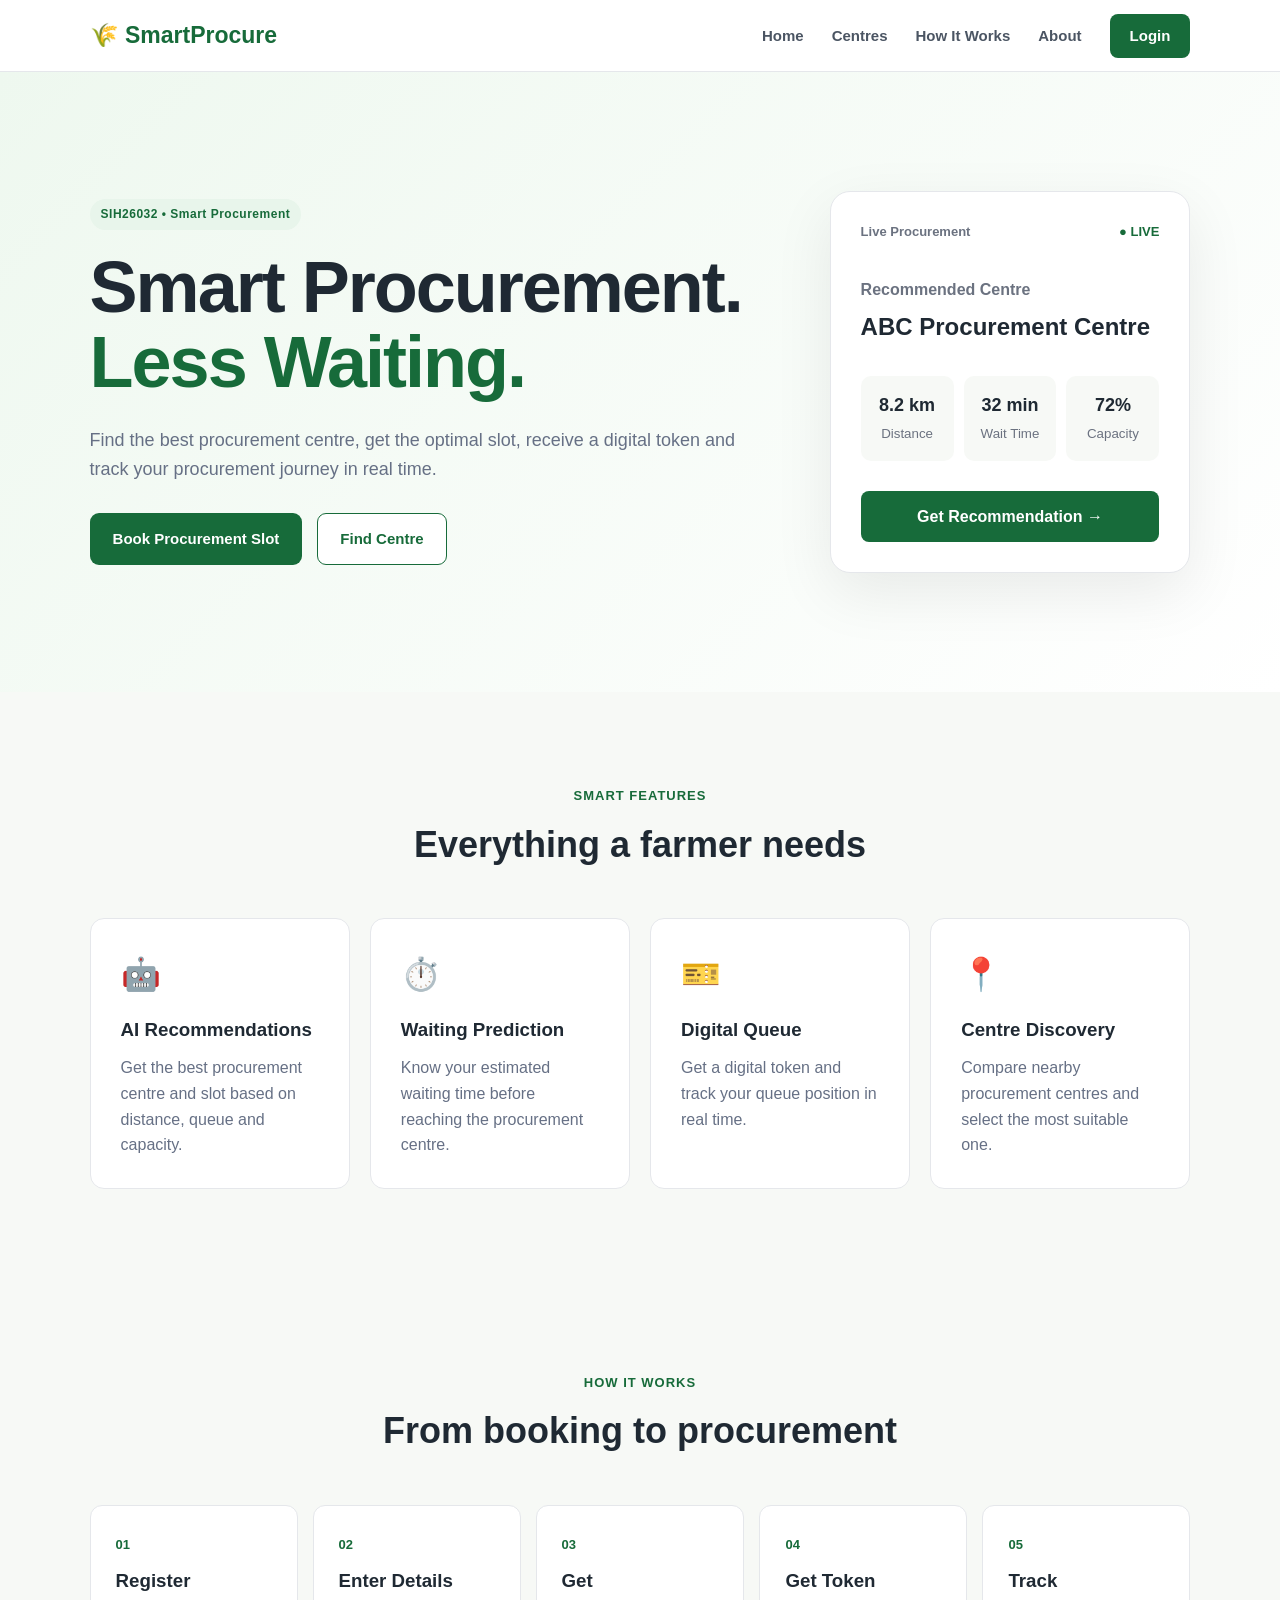
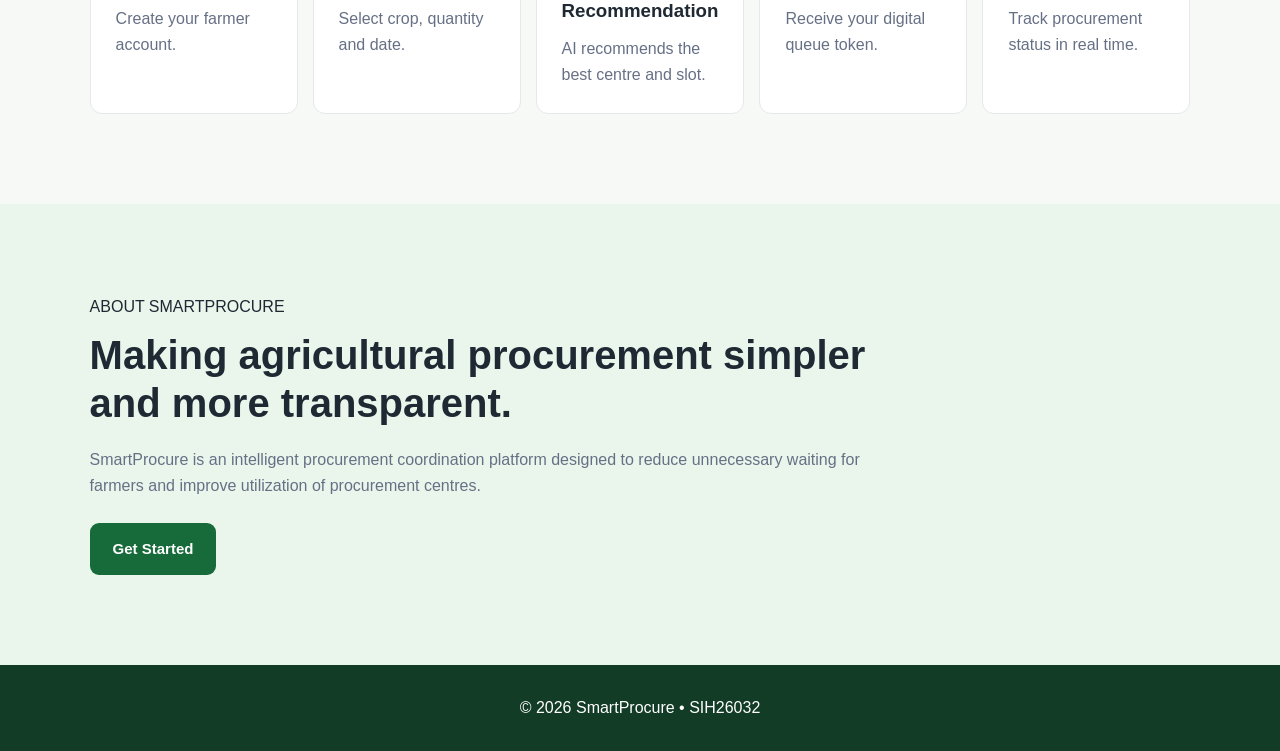
<file: index.html>
<!DOCTYPE html>
<html lang="en">
<head>
    <meta charset="UTF-8">
    <meta name="viewport" content="width=device-width, initial-scale=1.0">
    <title>SmartProcure | Smart Procurement for Farmers</title>
    <link rel="stylesheet" href="style.css">
<link rel="stylesheet" href="dashboard.css">
<link rel="stylesheet" href="responsive.css">
</head>

<body>

<header class="navbar">
    <div class="logo">🌾 SmartProcure</div>

    <nav>
        <a href="index.html">Home</a>
        <a href="centre.html">Centres</a>
        <a href="#how-it-works">How It Works</a>
        <a href="#about">About</a>
        <a href="login.html" class="nav-btn">Login</a>
    </nav>
</header>


<main>

    <!-- HERO SECTION -->
    <section class="hero">

        <div class="hero-content">
            <span class="badge">SIH26032 • Smart Procurement</span>

            <h1>
                Smart Procurement.
                <span>Less Waiting.</span>
            </h1>

            <p>
                Find the best procurement centre, get the optimal slot,
                receive a digital token and track your procurement journey
                in real time.
            </p>

            <div class="hero-buttons">
                <a href="booking.html" class="btn primary-btn">
                    Book Procurement Slot
                </a>

                <a href="centers.html" class="btn secondary-btn">
                    Find Centre
                </a>
            </div>
        </div>

        <div class="hero-card">

            <div class="card-header">
                <span>Live Procurement</span>
                <span class="live">● LIVE</span>
            </div>

            <h3>Recommended Centre</h3>

            <p class="centre-name">
                ABC Procurement Centre
            </p>

            <div class="stats">
                <div>
                    <strong>8.2 km</strong>
                    <small>Distance</small>
                </div>

                <div>
                    <strong>32 min</strong>
                    <small>Wait Time</small>
                </div>

                <div>
                    <strong>72%</strong>
                    <small>Capacity</small>
                </div>
            </div>

            <a href="booking.html" class="small-btn">
                Get Recommendation →
            </a>

        </div>

    </section>


    <!-- FEATURES -->
    <section class="features">

        <div class="section-heading">
            <span>SMART FEATURES</span>
            <h2>Everything a farmer needs</h2>
        </div>

        <div class="feature-grid">

            <div class="feature-card">
                <div class="feature-icon">🤖</div>
                <h3>AI Recommendations</h3>
                <p>
                    Get the best procurement centre and slot based
                    on distance, queue and capacity.
                </p>
            </div>

            <div class="feature-card">
                <div class="feature-icon">⏱️</div>
                <h3>Waiting Prediction</h3>
                <p>
                    Know your estimated waiting time before reaching
                    the procurement centre.
                </p>
            </div>

            <div class="feature-card">
                <div class="feature-icon">🎫</div>
                <h3>Digital Queue</h3>
                <p>
                    Get a digital token and track your queue position
                    in real time.
                </p>
            </div>

            <div class="feature-card">
                <div class="feature-icon">📍</div>
                <h3>Centre Discovery</h3>
                <p>
                    Compare nearby procurement centres and select
                    the most suitable one.
                </p>
            </div>

        </div>

    </section>


    <!-- HOW IT WORKS -->
    <section id="how-it-works" class="how-section">

        <div class="section-heading">
            <span>HOW IT WORKS</span>
            <h2>From booking to procurement</h2>
        </div>

        <div class="steps">

            <div class="step">
                <span>01</span>
                <h3>Register</h3>
                <p>Create your farmer account.</p>
            </div>

            <div class="step">
                <span>02</span>
                <h3>Enter Details</h3>
                <p>Select crop, quantity and date.</p>
            </div>

            <div class="step">
                <span>03</span>
                <h3>Get Recommendation</h3>
                <p>AI recommends the best centre and slot.</p>
            </div>

            <div class="step">
                <span>04</span>
                <h3>Get Token</h3>
                <p>Receive your digital queue token.</p>
            </div>

            <div class="step">
                <span>05</span>
                <h3>Track</h3>
                <p>Track procurement status in real time.</p>
            </div>

        </div>

    </section>


    <!-- ABOUT -->
    <section id="about" class="about-section">

        <div>
            <span>ABOUT SMARTPROCURE</span>

            <h2>
                Making agricultural procurement
                simpler and more transparent.
            </h2>

            <p>
                SmartProcure is an intelligent procurement coordination
                platform designed to reduce unnecessary waiting for
                farmers and improve utilization of procurement centres.
            </p>

            <a href="register.html" class="btn primary-btn">
                Get Started
            </a>
        </div>

    </section>

</main>


<footer>
    <p>© 2026 SmartProcure • SIH26032</p>
</footer>

</body>
</html>
</file>
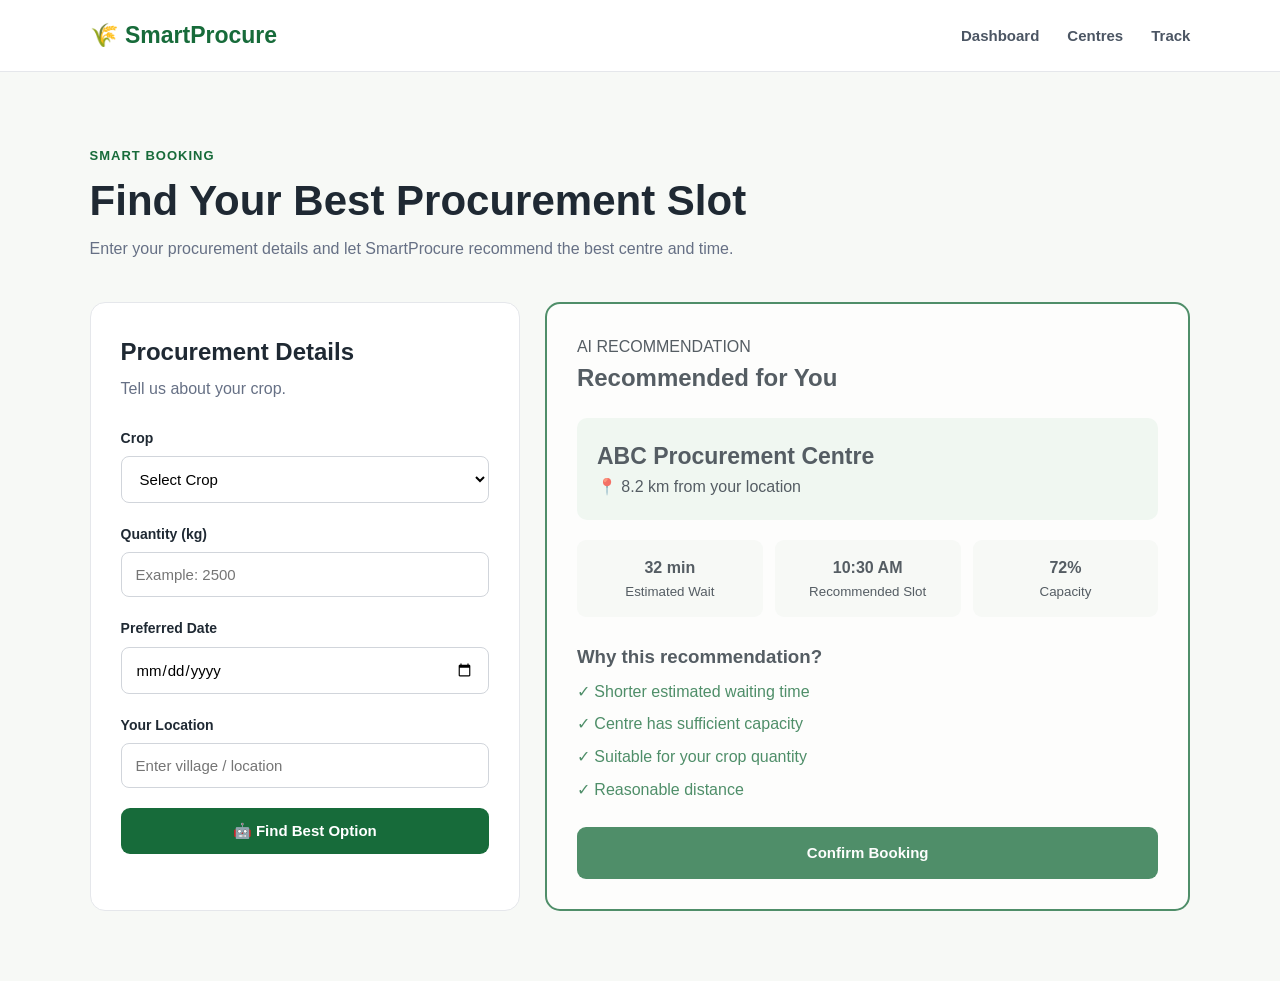
<file: booking.html>
<!DOCTYPE html>
<html lang="en">
<head>
    <meta charset="UTF-8">
    <meta name="viewport" content="width=device-width, initial-scale=1.0">
    <title>Book Slot | SmartProcure</title>
   <link rel="stylesheet" href="style.css">
<link rel="stylesheet" href="dashboard.css">
<link rel="stylesheet" href="responsive.css">
</head>

<body>

<header class="navbar">

    <div class="logo">🌾 SmartProcure</div>

    <nav>
        <a href="farmer.html">Dashboard</a>
        <a href="centre.html">Centres</a>
        <a href="tracking.html">Track</a>
    </nav>

</header>


<main class="booking-page">

    <section class="page-heading">

        <span>SMART BOOKING</span>

        <h1>Find Your Best Procurement Slot</h1>

        <p>
            Enter your procurement details and let SmartProcure
            recommend the best centre and time.
        </p>

    </section>


    <div class="booking-layout">


        <!-- FORM -->

        <section class="booking-form card">

            <h2>Procurement Details</h2>

            <p class="muted">
                Tell us about your crop.
            </p>


            <form>

                <div class="form-group">

                    <label for="crop">
                        Crop
                    </label>

                    <select id="crop">

                        <option value="">
                            Select Crop
                        </option>

                        <option>Wheat</option>
                        <option>Paddy</option>
                        <option>Mustard</option>
                        <option>Maize</option>

                    </select>

                </div>


                <div class="form-group">

                    <label for="quantity">
                        Quantity (kg)
                    </label>

                    <input
                        type="number"
                        id="quantity"
                        placeholder="Example: 2500"
                    >

                </div>


                <div class="form-group">

                    <label for="date">
                        Preferred Date
                    </label>

                    <input
                        type="date"
                        id="date"
                    >

                </div>


                <div class="form-group">

                    <label for="location">
                        Your Location
                    </label>

                    <input
                        type="text"
                        id="location"
                        placeholder="Enter village / location"
                    >

                </div>


                <button
                    type="button"
                    class="btn primary-btn full-btn"
                    onclick="showRecommendation()"
                >
                    🤖 Find Best Option
                </button>

            </form>

        </section>


        <!-- RECOMMENDATION -->

        <section
            id="recommendation"
            class="recommendation-panel card"
        >

            <span>AI RECOMMENDATION</span>

            <h2>Recommended for You</h2>

            <div class="recommendation-main">

                <h3>
                    ABC Procurement Centre
                </h3>

                <p>
                    📍 8.2 km from your location
                </p>

            </div>


            <div class="recommendation-stats">

                <div>
                    <strong>32 min</strong>
                    <small>Estimated Wait</small>
                </div>

                <div>
                    <strong>10:30 AM</strong>
                    <small>Recommended Slot</small>
                </div>

                <div>
                    <strong>72%</strong>
                    <small>Capacity</small>
                </div>

            </div>


            <div class="recommendation-reasons">

                <h3>Why this recommendation?</h3>

                <p>✓ Shorter estimated waiting time</p>
                <p>✓ Centre has sufficient capacity</p>
                <p>✓ Suitable for your crop quantity</p>
                <p>✓ Reasonable distance</p>

            </div>


            <a
                href="token.html"
                class="btn primary-btn full-btn"
            >
                Confirm Booking
            </a>

        </section>

    </div>

</main>


<script>

function showRecommendation() {

    const panel = document.getElementById("recommendation");

    panel.classList.add("show");

    panel.scrollIntoView({
        behavior: "smooth"
    });

}

</script>


</body>
</html>
</file>
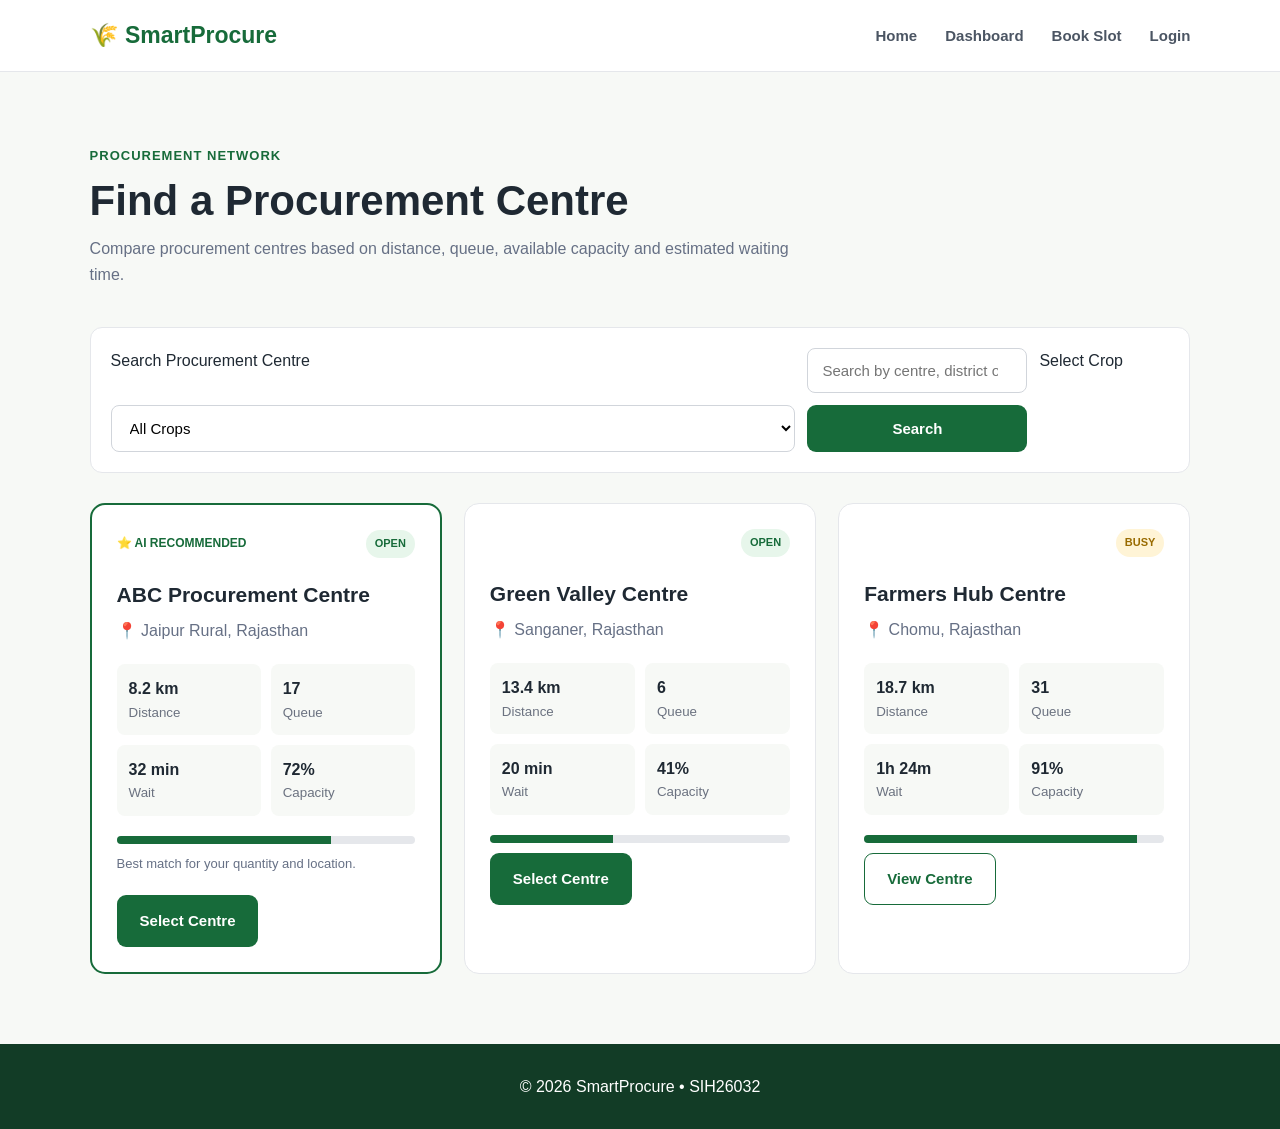
<file: centre.html>
<!DOCTYPE html>
<html lang="en">

<head>
    <meta charset="UTF-8">
    <meta name="viewport" content="width=device-width, initial-scale=1.0">

    <title>Procurement Centres | SmartProcure</title>

  <link rel="stylesheet" href="style.css">
<link rel="stylesheet" href="dashboard.css">
<link rel="stylesheet" href="responsive.css">
</head>

<body>

    <!-- ================= HEADER ================= -->

    <header class="navbar">

        <div class="logo">
            🌾 SmartProcure
        </div>

        <nav aria-label="Main Navigation">
            <a href="index.html">Home</a>
            <a href="farmer.html">Dashboard</a>
            <a href="booking.html">Book Slot</a>
            <a href="login.html">Login</a>
        </nav>

    </header>


    <!-- ================= MAIN CONTENT ================= -->

    <main class="page-container">

        <!-- PAGE HEADING -->

        <section class="page-heading">

            <span>PROCUREMENT NETWORK</span>

            <h1>Find a Procurement Centre</h1>

            <p>
                Compare procurement centres based on distance,
                queue, available capacity and estimated waiting time.
            </p>

        </section>


        <!-- ================= SEARCH ================= -->

        <section class="search-box">

            <label for="centre-search" class="sr-only">
                Search Procurement Centre
            </label>

            <input
                type="search"
                id="centre-search"
                name="centre-search"
                placeholder="Search by centre, district or village..."
            >

            <label for="crop-select" class="sr-only">
                Select Crop
            </label>

            <select id="crop-select" name="crop">

                <option value="all">All Crops</option>
                <option value="wheat">Wheat</option>
                <option value="paddy">Paddy</option>
                <option value="mustard">Mustard</option>
                <option value="maize">Maize</option>

            </select>

            <button
                type="button"
                class="btn primary-btn"
                id="search-btn"
            >
                Search
            </button>

        </section>


        <!-- ================= PROCUREMENT CENTRES ================= -->

        <section class="centre-grid" aria-label="Procurement Centres">


            <!-- ===== CENTRE 1 ===== -->

            <article class="centre-card recommended">

                <div class="centre-top">

                    <span class="recommended-label">
                        ⭐ AI RECOMMENDED
                    </span>

                    <span class="status success">
                        OPEN
                    </span>

                </div>

                <h2>ABC Procurement Centre</h2>

                <p>
                    📍 Jaipur Rural, Rajasthan
                </p>

                <div class="centre-stats">

                    <div>
                        <strong>8.2 km</strong>
                        <small>Distance</small>
                    </div>

                    <div>
                        <strong>17</strong>
                        <small>Queue</small>
                    </div>

                    <div>
                        <strong>32 min</strong>
                        <small>Wait</small>
                    </div>

                    <div>
                        <strong>72%</strong>
                        <small>Capacity</small>
                    </div>

                </div>

                <div
                    class="progress"
                    role="progressbar"
                    aria-valuenow="72"
                    aria-valuemin="0"
                    aria-valuemax="100"
                    aria-label="Centre capacity: 72%"
                >
                    <div style="width: 72%;"></div>
                </div>

                <p class="centre-note">
                    Best match for your quantity and location.
                </p>

                <div class="card-actions">

                    <a href="booking.html" class="btn primary-btn">
                        Select Centre
                    </a>

                </div>

            </article>


            <!-- ===== CENTRE 2 ===== -->

            <article class="centre-card">

                <div class="centre-top">

                    <span></span>

                    <span class="status success">
                        OPEN
                    </span>

                </div>

                <h2>Green Valley Centre</h2>

                <p>
                    📍 Sanganer, Rajasthan
                </p>

                <div class="centre-stats">

                    <div>
                        <strong>13.4 km</strong>
                        <small>Distance</small>
                    </div>

                    <div>
                        <strong>6</strong>
                        <small>Queue</small>
                    </div>

                    <div>
                        <strong>20 min</strong>
                        <small>Wait</small>
                    </div>

                    <div>
                        <strong>41%</strong>
                        <small>Capacity</small>
                    </div>

                </div>

                <div
                    class="progress"
                    role="progressbar"
                    aria-valuenow="41"
                    aria-valuemin="0"
                    aria-valuemax="100"
                    aria-label="Centre capacity: 41%"
                >
                    <div style="width: 41%;"></div>
                </div>

                <div class="card-actions">

                    <a href="booking.html" class="btn primary-btn">
                        Select Centre
                    </a>

                </div>

            </article>


            <!-- ===== CENTRE 3 ===== -->

            <article class="centre-card">

                <div class="centre-top">

                    <span></span>

                    <span class="status warning">
                        BUSY
                    </span>

                </div>

                <h2>Farmers Hub Centre</h2>

                <p>
                    📍 Chomu, Rajasthan
                </p>

                <div class="centre-stats">

                    <div>
                        <strong>18.7 km</strong>
                        <small>Distance</small>
                    </div>

                    <div>
                        <strong>31</strong>
                        <small>Queue</small>
                    </div>

                    <div>
                        <strong>1h 24m</strong>
                        <small>Wait</small>
                    </div>

                    <div>
                        <strong>91%</strong>
                        <small>Capacity</small>
                    </div>

                </div>

                <div
                    class="progress"
                    role="progressbar"
                    aria-valuenow="91"
                    aria-valuemin="0"
                    aria-valuemax="100"
                    aria-label="Centre capacity: 91%"
                >
                    <div style="width: 91%;"></div>
                </div>

                <div class="card-actions">

                    <a href="booking.html" class="btn secondary-btn">
                        View Centre
                    </a>

                </div>

            </article>


        </section>

    </main>


    <!-- ================= FOOTER ================= -->

    <footer>

        <p>
            © 2026 SmartProcure • SIH26032
        </p>

    </footer>


    <!-- ================= SEARCH SCRIPT ================= -->

    <script>

        const searchInput = document.getElementById("centre-search");
        const cropSelect = document.getElementById("crop-select");
        const searchButton = document.getElementById("search-btn");

        const centreCards = document.querySelectorAll(".centre-card");

        searchButton.addEventListener("click", function () {

            const searchText =
                searchInput.value.toLowerCase().trim();

            const selectedCrop =
                cropSelect.value.toLowerCase();

            centreCards.forEach(function (card) {

                const cardText =
                    card.innerText.toLowerCase();

                const matchesSearch =
                    cardText.includes(searchText);

                /*
                    Crop filtering will become useful
                    when crop data is added to each centre.
                */

                const matchesCrop =
                    selectedCrop === "all" ||
                    cardText.includes(selectedCrop);

                if (matchesSearch && matchesCrop) {

                    card.style.display = "";

                } else {

                    card.style.display = "none";

                }

            });

        });

    </script>

</body>

</html>
</file>
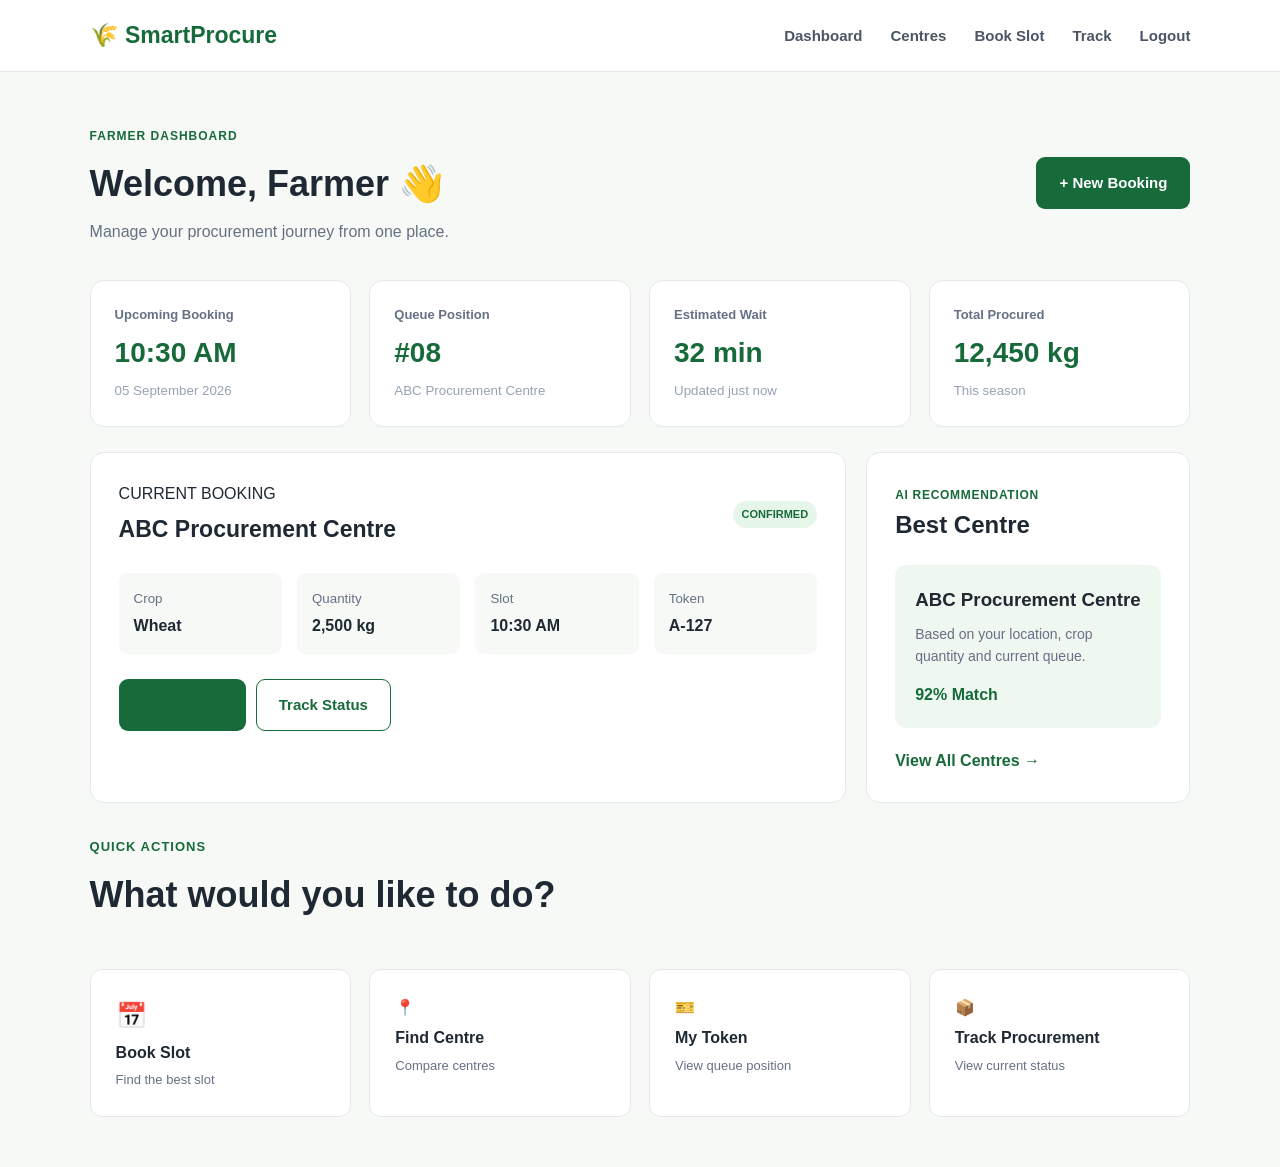
<file: farmer.html>
<!DOCTYPE html>
<html lang="en">
<head>
    <meta charset="UTF-8">
    <meta name="viewport" content="width=device-width, initial-scale=1.0">
    <title>Farmer Dashboard | SmartProcure</title>
    <link rel="stylesheet" href="style.css">
<link rel="stylesheet" href="dashboard.css">
<link rel="stylesheet" href="responsive.css">
</head>

<body>

<header class="dashboard-nav">

    <div class="logo">🌾 SmartProcure</div>

    <nav>
        <a href="farmer.html">Dashboard</a>
        <a href="centre.html">Centres</a>
        <a href="booking.html">Book Slot</a>
        <a href="tracking.html">Track</a>
        <a href="index.html">Logout</a>
    </nav>

</header>


<main class="dashboard">

    <div class="dashboard-heading">

        <div>
            <span>FARMER DASHBOARD</span>

            <h1>
                Welcome, Farmer 👋
            </h1>

            <p>
                Manage your procurement journey from one place.
            </p>
        </div>

        <a href="booking.html" class="btn primary-btn">
            + New Booking
        </a>

    </div>


    <!-- STAT CARDS -->

    <section class="dashboard-stats">

        <div class="stat-card">
            <span>Upcoming Booking</span>
            <strong>10:30 AM</strong>
            <small>05 September 2026</small>
        </div>

        <div class="stat-card">
            <span>Queue Position</span>
            <strong>#08</strong>
            <small>ABC Procurement Centre</small>
        </div>

        <div class="stat-card">
            <span>Estimated Wait</span>
            <strong>32 min</strong>
            <small>Updated just now</small>
        </div>

        <div class="stat-card">
            <span>Total Procured</span>
            <strong>12,450 kg</strong>
            <small>This season</small>
        </div>

    </section>


    <!-- CURRENT BOOKING -->

    <section class="dashboard-grid">

        <div class="dashboard-card large-card">

            <div class="card-title">

                <div>
                    <span>CURRENT BOOKING</span>
                    <h2>ABC Procurement Centre</h2>
                </div>

                <span class="status success">
                    CONFIRMED
                </span>

            </div>


            <div class="booking-details">

                <div>
                    <small>Crop</small>
                    <strong>Wheat</strong>
                </div>

                <div>
                    <small>Quantity</small>
                    <strong>2,500 kg</strong>
                </div>

                <div>
                    <small>Slot</small>
                    <strong>10:30 AM</strong>
                </div>

                <div>
                    <small>Token</small>
                    <strong>A-127</strong>
                </div>

            </div>


            <div class="card-actions">

                <a href="token.html" class="btn primary-btn">
                    View Token
                </a>

                <a href="tracking.html" class="btn secondary-btn">
                    Track Status
                </a>

            </div>

        </div>


        <!-- RECOMMENDATION -->

        <div class="dashboard-card">

            <span>AI RECOMMENDATION</span>

            <h2>Best Centre</h2>

            <div class="recommendation">

                <h3>ABC Procurement Centre</h3>

                <p>
                    Based on your location, crop quantity
                    and current queue.
                </p>

                <div class="recommendation-score">
                    92% Match
                </div>

            </div>

            <a href="centers.html">
                View All Centres →
            </a>

        </div>

    </section>


    <!-- QUICK ACTIONS -->

    <section>

        <div class="section-heading left">

            <span>QUICK ACTIONS</span>

            <h2>What would you like to do?</h2>

        </div>


        <div class="quick-actions">

            <a href="booking.html">
                📅
                <strong>Book Slot</strong>
                <span>Find the best slot</span>
            </a>

            <a href="centers.html">
                📍
                <strong>Find Centre</strong>
                <span>Compare centres</span>
            </a>

            <a href="token.html">
                🎫
                <strong>My Token</strong>
                <span>View queue position</span>
            </a>

            <a href="tracking.html">
                📦
                <strong>Track Procurement</strong>
                <span>View current status</span>
            </a>

        </div>

    </section>

</main>

</body>
</html>
</file>
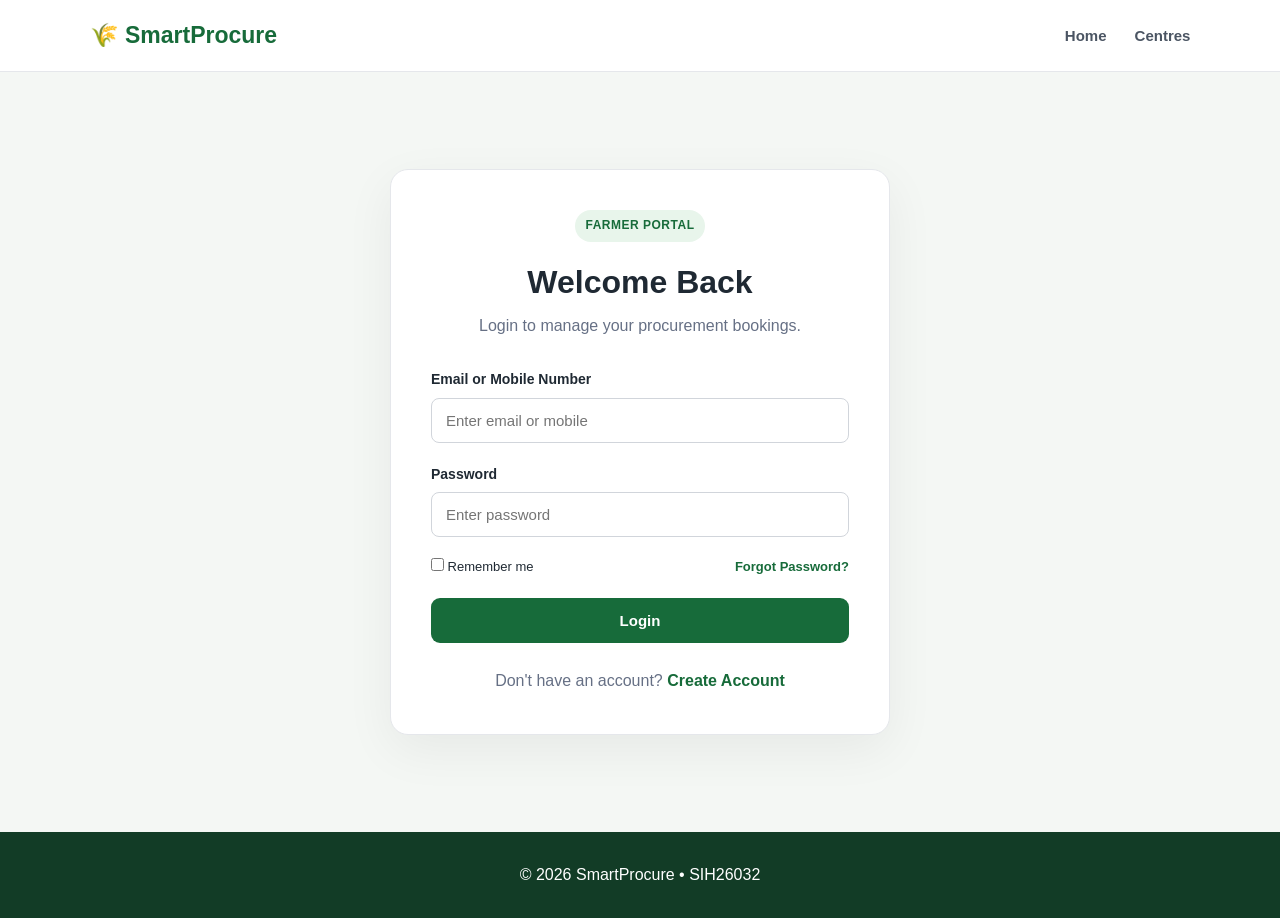
<file: login.html>
<!DOCTYPE html>
<html lang="en">
<head>
    <meta charset="UTF-8">
    <meta name="viewport" content="width=device-width, initial-scale=1.0">
    <title>Login | SmartProcure</title>
  <link rel="stylesheet" href="style.css">
<link rel="stylesheet" href="dashboard.css">
<link rel="stylesheet" href="responsive.css">
</head>

<body class="auth-page">

<header class="navbar">
    <div class="logo">🌾 SmartProcure</div>

    <nav>
        <a href="index.html">Home</a>
        <a href="centre.html">Centres</a>
    </nav>
</header>


<main class="auth-container">

    <div class="auth-card">

        <div class="auth-header">
            <span class="badge">FARMER PORTAL</span>

            <h1>Welcome Back</h1>

            <p>
                Login to manage your procurement bookings.
            </p>
        </div>


        <form>

            <div class="form-group">
                <label for="login-email">
                    Email or Mobile Number
                </label>

                <input
                    type="text"
                    id="login-email"
                    placeholder="Enter email or mobile"
                    required
                >
            </div>


            <div class="form-group">
                <label for="login-password">
                    Password
                </label>

                <input
                    type="password"
                    id="login-password"
                    placeholder="Enter password"
                    required
                >
            </div>


            <div class="form-options">

                <label>
                    <input type="checkbox">
                    Remember me
                </label>

                <a href="#">Forgot Password?</a>

            </div>


            <button type="submit" class="btn primary-btn full-btn">
                Login
            </button>

        </form>


        <div class="auth-footer">
            <p>
                Don't have an account?
                <a href="register.html">Create Account</a>
            </p>
        </div>

    </div>

</main>


<footer>
    <p>© 2026 SmartProcure • SIH26032</p>
</footer>

</body>
</html>
</file>
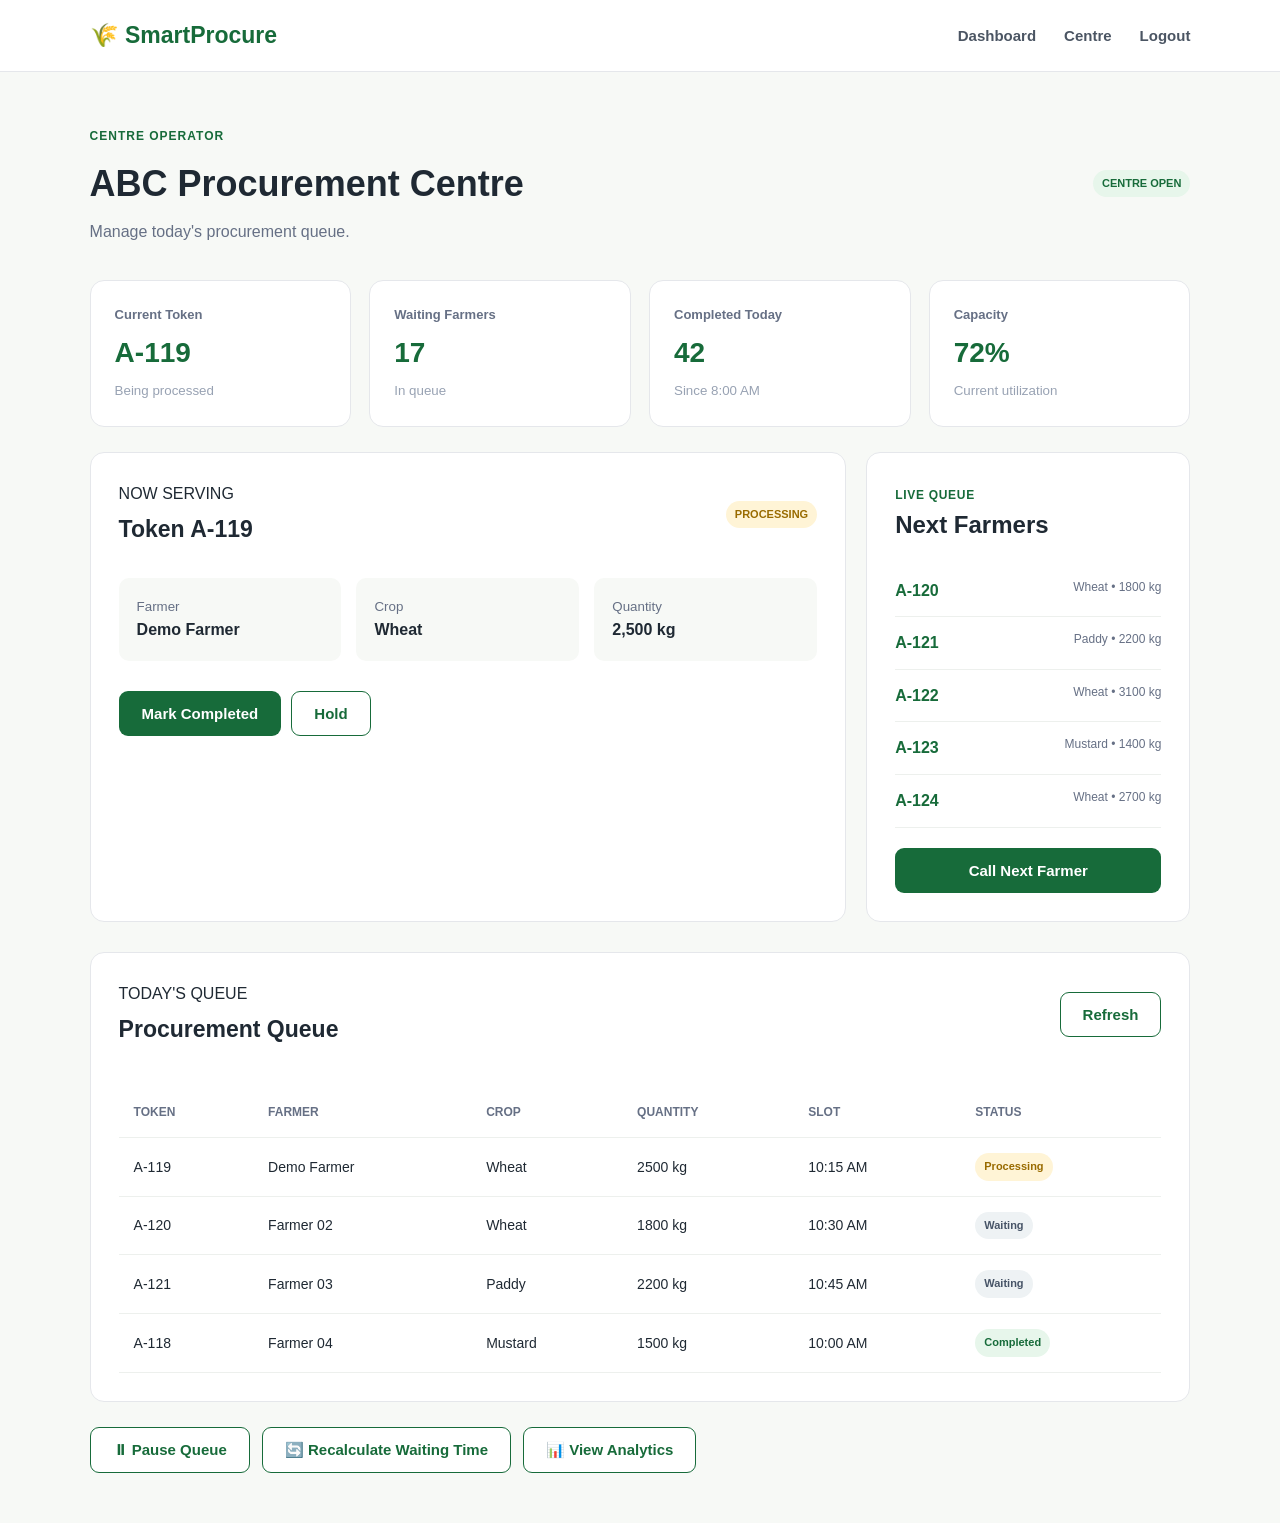
<file: officerdashboard.html>
<!DOCTYPE html>
<html lang="en">
<head>
    <meta charset="UTF-8">
    <meta name="viewport" content="width=device-width, initial-scale=1.0">
    <title>Centre Officer Dashboard | SmartProcure</title>
   <link rel="stylesheet" href="style.css">
<link rel="stylesheet" href="dashboard.css">
<link rel="stylesheet" href="responsive.css">
</head>

<body>

<header class="dashboard-nav">

    <div class="logo">🌾 SmartProcure</div>

    <nav>
        <a href="officerdashboard.html">Dashboard</a>
        <a href="centre.html">Centre</a>
        <a href="index.html">Logout</a>
    </nav>

</header>


<main class="dashboard">

    <div class="dashboard-heading">

        <div>

            <span>CENTRE OPERATOR</span>

            <h1>
                ABC Procurement Centre
            </h1>

            <p>
                Manage today's procurement queue.
            </p>

        </div>


        <span class="status success">
            CENTRE OPEN
        </span>

    </div>


    <!-- STATS -->

    <section class="dashboard-stats">

        <div class="stat-card">
            <span>Current Token</span>
            <strong>A-119</strong>
            <small>Being processed</small>
        </div>

        <div class="stat-card">
            <span>Waiting Farmers</span>
            <strong>17</strong>
            <small>In queue</small>
        </div>

        <div class="stat-card">
            <span>Completed Today</span>
            <strong>42</strong>
            <small>Since 8:00 AM</small>
        </div>

        <div class="stat-card">
            <span>Capacity</span>
            <strong>72%</strong>
            <small>Current utilization</small>
        </div>

    </section>


    <section class="dashboard-grid">


        <!-- CURRENT FARMER -->

        <div class="dashboard-card large-card">

            <div class="card-title">

                <div>

                    <span>NOW SERVING</span>

                    <h2>Token A-119</h2>

                </div>

                <span class="status warning">
                    PROCESSING
                </span>

            </div>


            <div class="farmer-processing">

                <div>
                    <small>Farmer</small>
                    <strong>Demo Farmer</strong>
                </div>

                <div>
                    <small>Crop</small>
                    <strong>Wheat</strong>
                </div>

                <div>
                    <small>Quantity</small>
                    <strong>2,500 kg</strong>
                </div>

            </div>


            <div class="card-actions">

                <button class="btn primary-btn">
                    Mark Completed
                </button>

                <button class="btn secondary-btn">
                    Hold
                </button>

            </div>

        </div>


        <!-- QUEUE -->

        <div class="dashboard-card">

            <span>LIVE QUEUE</span>

            <h2>Next Farmers</h2>


            <div class="mini-queue">

                <div>
                    <strong>A-120</strong>
                    <span>Wheat • 1800 kg</span>
                </div>

                <div>
                    <strong>A-121</strong>
                    <span>Paddy • 2200 kg</span>
                </div>

                <div>
                    <strong>A-122</strong>
                    <span>Wheat • 3100 kg</span>
                </div>

                <div>
                    <strong>A-123</strong>
                    <span>Mustard • 1400 kg</span>
                </div>

                <div>
                    <strong>A-124</strong>
                    <span>Wheat • 2700 kg</span>
                </div>

            </div>


            <button class="btn primary-btn full-btn">
                Call Next Farmer
            </button>

        </div>

    </section>


    <!-- QUEUE TABLE -->

    <section class="dashboard-card">

        <div class="card-title">

            <div>

                <span>TODAY'S QUEUE</span>

                <h2>Procurement Queue</h2>

            </div>

            <button class="btn secondary-btn">
                Refresh
            </button>

        </div>


        <div class="table-container">

            <table>

                <thead>

                    <tr>
                        <th>Token</th>
                        <th>Farmer</th>
                        <th>Crop</th>
                        <th>Quantity</th>
                        <th>Slot</th>
                        <th>Status</th>
                    </tr>

                </thead>


                <tbody>

                    <tr>
                        <td>A-119</td>
                        <td>Demo Farmer</td>
                        <td>Wheat</td>
                        <td>2500 kg</td>
                        <td>10:15 AM</td>
                        <td>
                            <span class="status warning">
                                Processing
                            </span>
                        </td>
                    </tr>


                    <tr>
                        <td>A-120</td>
                        <td>Farmer 02</td>
                        <td>Wheat</td>
                        <td>1800 kg</td>
                        <td>10:30 AM</td>
                        <td>
                            <span class="status">
                                Waiting
                            </span>
                        </td>
                    </tr>


                    <tr>
                        <td>A-121</td>
                        <td>Farmer 03</td>
                        <td>Paddy</td>
                        <td>2200 kg</td>
                        <td>10:45 AM</td>
                        <td>
                            <span class="status">
                                Waiting
                            </span>
                        </td>
                    </tr>


                    <tr>
                        <td>A-118</td>
                        <td>Farmer 04</td>
                        <td>Mustard</td>
                        <td>1500 kg</td>
                        <td>10:00 AM</td>
                        <td>
                            <span class="status success">
                                Completed
                            </span>
                        </td>
                    </tr>

                </tbody>

            </table>

        </div>

    </section>


    <!-- CONTROL -->

    <section class="centre-controls">

        <button class="btn secondary-btn">
            ⏸ Pause Queue
        </button>

        <button class="btn secondary-btn">
            🔄 Recalculate Waiting Time
        </button>

        <button class="btn secondary-btn">
            📊 View Analytics
        </button>

    </section>

</main>

</body>
</html>
</file>
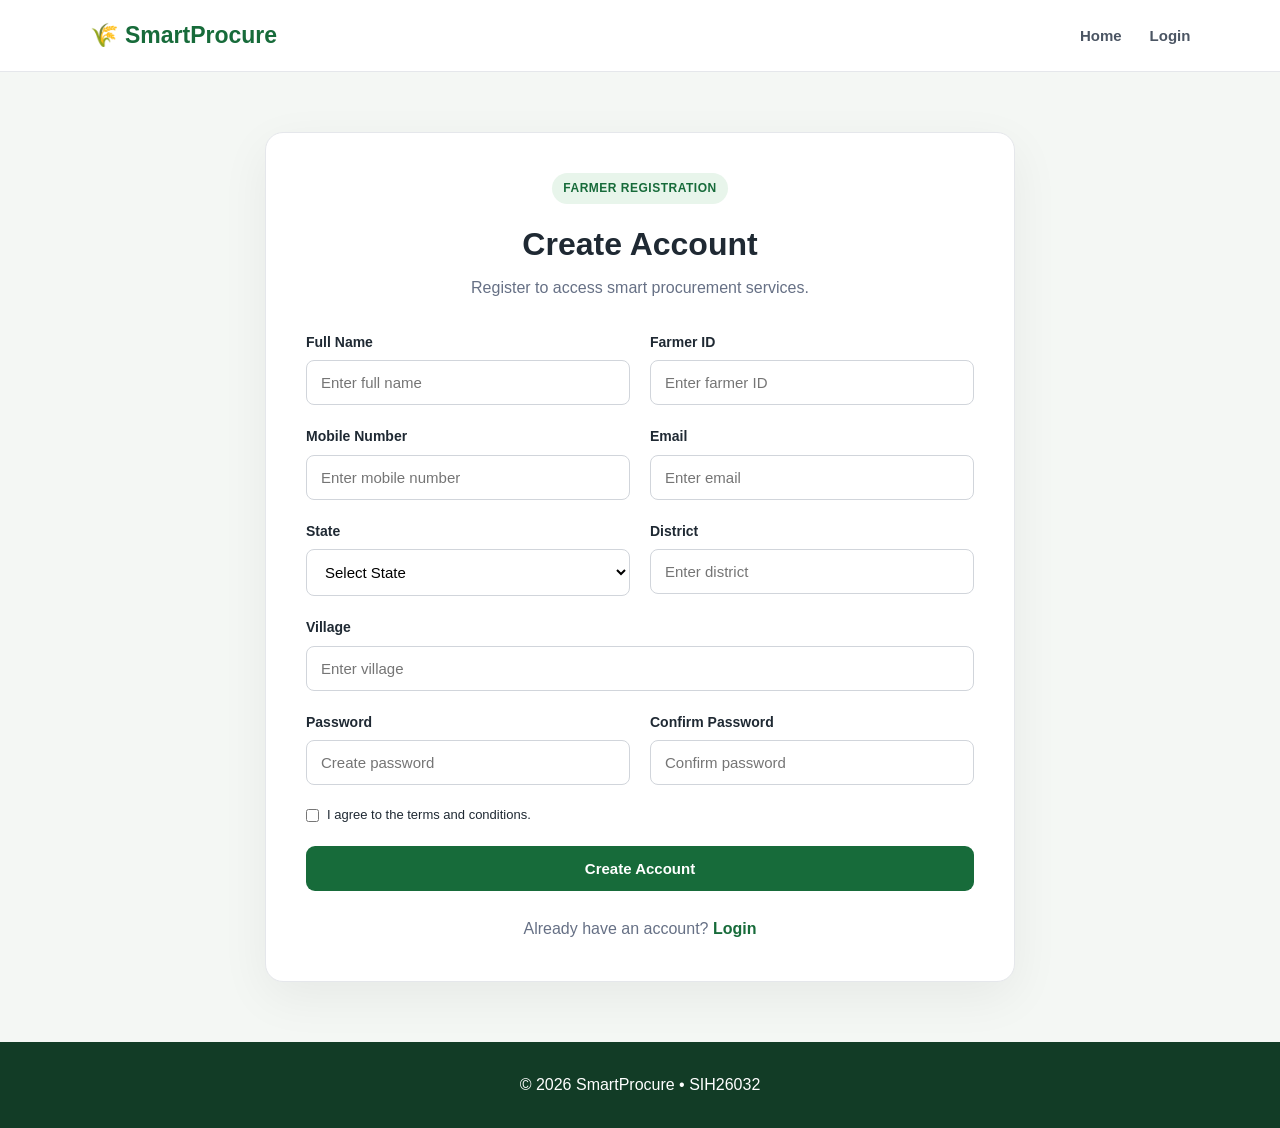
<file: register.html>
<!DOCTYPE html>
<html lang="en">

<head>
    <meta charset="UTF-8">
    <meta name="viewport" content="width=device-width, initial-scale=1.0">

    <title>Register | SmartProcure</title>

    <link rel="stylesheet" href="style.css">
<link rel="stylesheet" href="dashboard.css">
<link rel="stylesheet" href="responsive.css">
</head>

<body class="auth-page">

<header class="navbar">

    <div class="logo">🌾 SmartProcure</div>

    <nav>
        <a href="index.html">Home</a>
        <a href="login.html">Login</a>
    </nav>

</header>


<main class="auth-container">

    <div class="register-card">

        <div class="auth-header">

            <span class="badge">
                FARMER REGISTRATION
            </span>

            <h1>Create Account</h1>

            <p>
                Register to access smart procurement services.
            </p>

        </div>


        <form id="registrationForm">

            <div class="form-row">

                <div class="form-group">

                    <label for="name">
                        Full Name
                    </label>

                    <input
                        type="text"
                        id="name"
                        name="name"
                        placeholder="Enter full name"
                        required
                    >

                </div>


                <div class="form-group">

                    <label for="farmer-id">
                        Farmer ID
                    </label>

                    <input
                        type="text"
                        id="farmer-id"
                        name="farmerId"
                        placeholder="Enter farmer ID"
                    >

                </div>

            </div>


            <div class="form-row">

                <div class="form-group">

                    <label for="mobile">
                        Mobile Number
                    </label>

                    <input
                        type="tel"
                        id="mobile"
                        name="mobile"
                        placeholder="Enter mobile number"
                        required
                    >

                </div>


                <div class="form-group">

                    <label for="email">
                        Email
                    </label>

                    <input
                        type="email"
                        id="email"
                        name="email"
                        placeholder="Enter email"
                    >

                </div>

            </div>


            <div class="form-row">

                <div class="form-group">

                    <label for="state">
                        State
                    </label>

                    <select id="state" name="state" required>

                        <option value="">
                            Select State
                        </option>

                        <option value="Rajasthan">
                            Rajasthan
                        </option>

                        <option value="Bihar">
                            Bihar
                        </option>

                        <option value="Uttar Pradesh">
                            Uttar Pradesh
                        </option>

                        <option value="Haryana">
                            Haryana
                        </option>

                    </select>

                </div>


                <div class="form-group">

                    <label for="district">
                        District
                    </label>

                    <input
                        type="text"
                        id="district"
                        name="district"
                        placeholder="Enter district"
                        required
                    >

                </div>

            </div>


            <div class="form-group">

                <label for="village">
                    Village
                </label>

                <input
                    type="text"
                    id="village"
                    name="village"
                    placeholder="Enter village"
                    required
                >

            </div>


            <div class="form-row">

                <div class="form-group">

                    <label for="password">
                        Password
                    </label>

                    <input
                        type="password"
                        id="password"
                        name="password"
                        placeholder="Create password"
                        required
                    >

                </div>


                <div class="form-group">

                    <label for="confirm-password">
                        Confirm Password
                    </label>

                    <input
                        type="password"
                        id="confirm-password"
                        name="confirmPassword"
                        placeholder="Confirm password"
                        required
                    >

                </div>

            </div>


            <label class="terms">

                <input
                    type="checkbox"
                    id="terms"
                    name="terms"
                    required
                >

                I agree to the terms and conditions.

            </label>


            <button
                type="submit"
                class="btn primary-btn full-btn"
                id="registerButton"
            >
                Create Account
            </button>

        </form>


        <div class="auth-footer">

            <p>
                Already have an account?
                <a href="login.html">Login</a>
            </p>

        </div>

    </div>

</main>


<footer>

    <p>
        © 2026 SmartProcure • SIH26032
    </p>

</footer>


<script>

const registrationForm =
    document.getElementById("registrationForm");

const registerButton =
    document.getElementById("registerButton");


registrationForm.addEventListener("submit", async function(event) {

    event.preventDefault();

    // Get values
    const name =
        document.getElementById("name").value.trim();

    const farmerId =
        document.getElementById("farmer-id").value.trim();

    const mobile =
        document.getElementById("mobile").value.trim();

    const email =
        document.getElementById("email").value.trim();

    const state =
        document.getElementById("state").value;

    const district =
        document.getElementById("district").value.trim();

    const village =
        document.getElementById("village").value.trim();

    const password =
        document.getElementById("password").value;

    const confirmPassword =
        document.getElementById("confirm-password").value;


    // Password validation
    if (password !== confirmPassword) {

        alert("Passwords do not match!");

        return;
    }


    // Create farmer object
    const farmerData = {

        name: name,

        farmerId: farmerId,

        mobile: mobile,

        email: email,

        state: state,

        district: district,

        village: village,

        password: password

    };


    console.log(
        "Sending farmer data:",
        farmerData
    );


    try {

        registerButton.disabled = true;

        registerButton.textContent =
            "Registering...";


        const response = await fetch(
            "http://127.0.0.1:3000/api/register",
            {

                method: "POST",

                headers: {

                    "Content-Type":
                        "application/json"

                },

                body:
                    JSON.stringify(farmerData)

            }
        );


        const result =
            await response.json();


        console.log(
            "Server response:",
            result
        );


        if (response.ok) {

            alert(
                "✅ " + result.message
            );

            registrationForm.reset();

        } else {

            alert(
                "❌ " +
                (result.message ||
                "Registration failed.")
            );

        }

    }

    catch (error) {

        console.error(
            "Registration Error:",
            error
        );

        alert(
            "❌ Unable to connect to SmartProcure server."
        );

    }

    finally {

        registerButton.disabled = false;

        registerButton.textContent =
            "Create Account";

    }

});

</script>

</body>
</html>
</file>
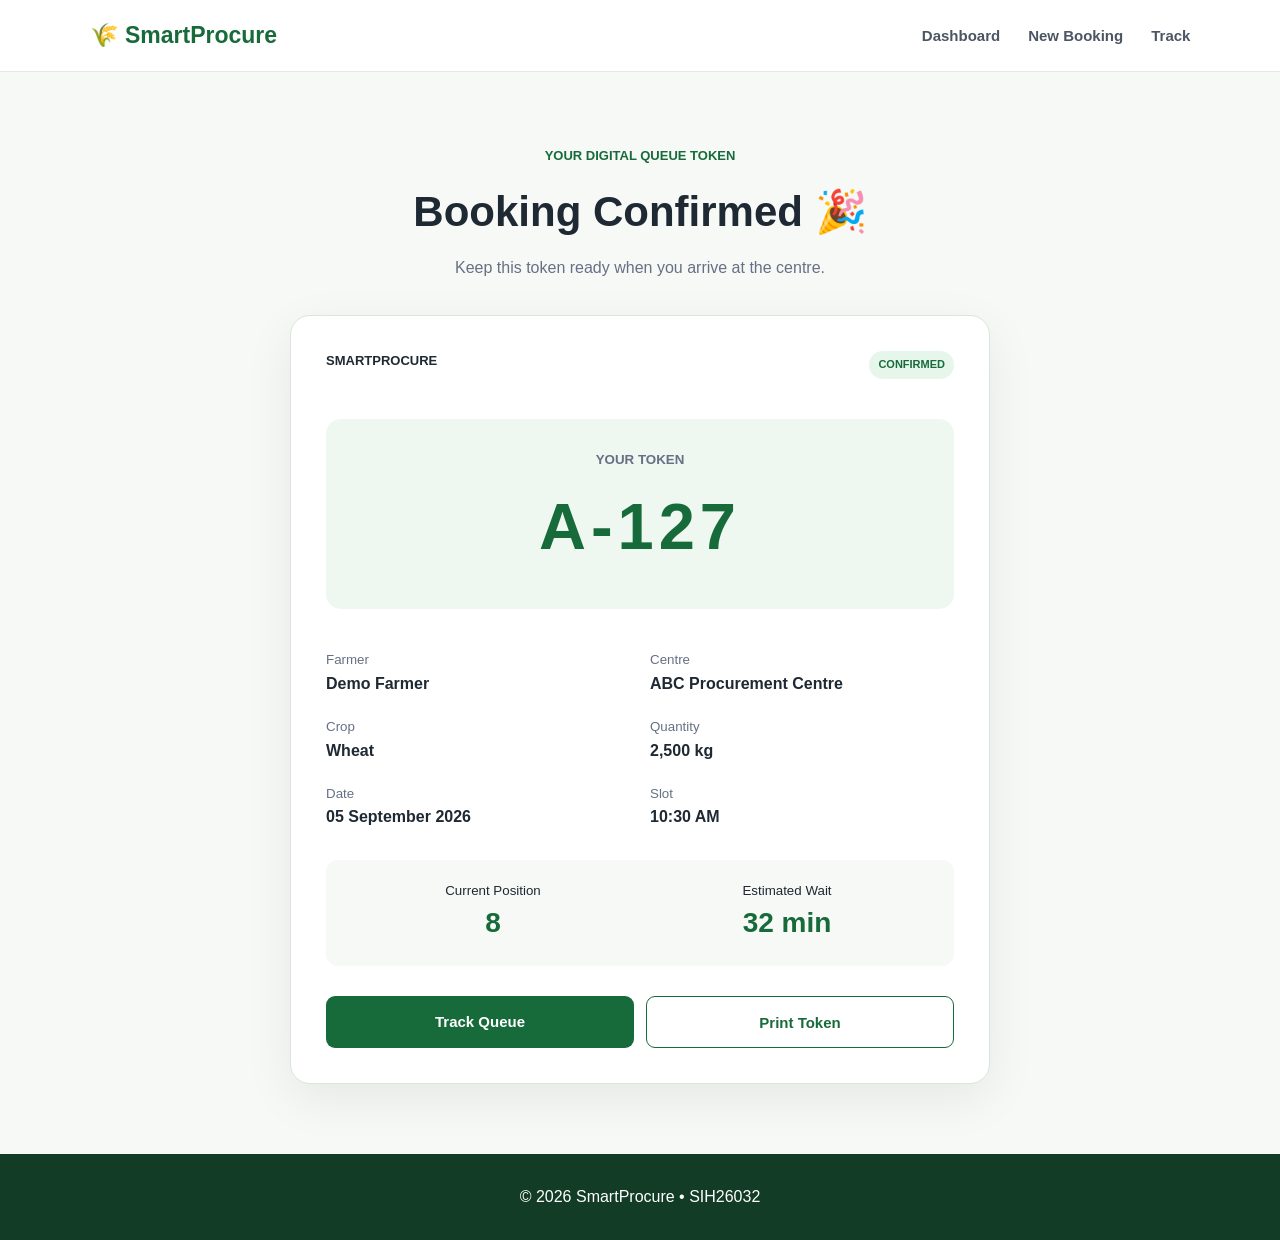
<file: token.html>
<!DOCTYPE html>
<html lang="en">
<head>
    <meta charset="UTF-8">
    <meta name="viewport" content="width=device-width, initial-scale=1.0">
    <title>Digital Token | SmartProcure</title>
    <link rel="stylesheet" href="style.css">
<link rel="stylesheet" href="dashboard.css">
<link rel="stylesheet" href="responsive.css">
</head>

<body>

<header class="navbar">

    <div class="logo">🌾 SmartProcure</div>

    <nav>
        <a href="farmer.html">Dashboard</a>
        <a href="booking.html">New Booking</a>
        <a href="tracking.html">Track</a>
    </nav>

</header>


<main class="token-page">

    <section class="token-header">

        <span>YOUR DIGITAL QUEUE TOKEN</span>

        <h1>Booking Confirmed 🎉</h1>

        <p>
            Keep this token ready when you arrive at the centre.
        </p>

    </section>


    <section class="token-card">

        <div class="token-top">

            <span>SMARTPROCURE</span>

            <span class="status success">
                CONFIRMED
            </span>

        </div>


        <div class="token-number">

            <small>YOUR TOKEN</small>

            <strong>A-127</strong>

        </div>


        <div class="token-details">

            <div>
                <small>Farmer</small>
                <strong>Demo Farmer</strong>
            </div>

            <div>
                <small>Centre</small>
                <strong>ABC Procurement Centre</strong>
            </div>

            <div>
                <small>Crop</small>
                <strong>Wheat</strong>
            </div>

            <div>
                <small>Quantity</small>
                <strong>2,500 kg</strong>
            </div>

            <div>
                <small>Date</small>
                <strong>05 September 2026</strong>
            </div>

            <div>
                <small>Slot</small>
                <strong>10:30 AM</strong>
            </div>

        </div>


        <div class="queue-highlight">

            <div>
                <small>Current Position</small>
                <strong>8</strong>
            </div>

            <div>
                <small>Estimated Wait</small>
                <strong>32 min</strong>
            </div>

        </div>


        <div class="token-actions">

            <a
                href="tracking.html"
                class="btn primary-btn"
            >
                Track Queue
            </a>

            <button
                class="btn secondary-btn"
                onclick="window.print()"
            >
                Print Token
            </button>

        </div>

    </section>

</main>


<footer>
    <p>© 2026 SmartProcure • SIH26032</p>
</footer>

</body>
</html>
</file>
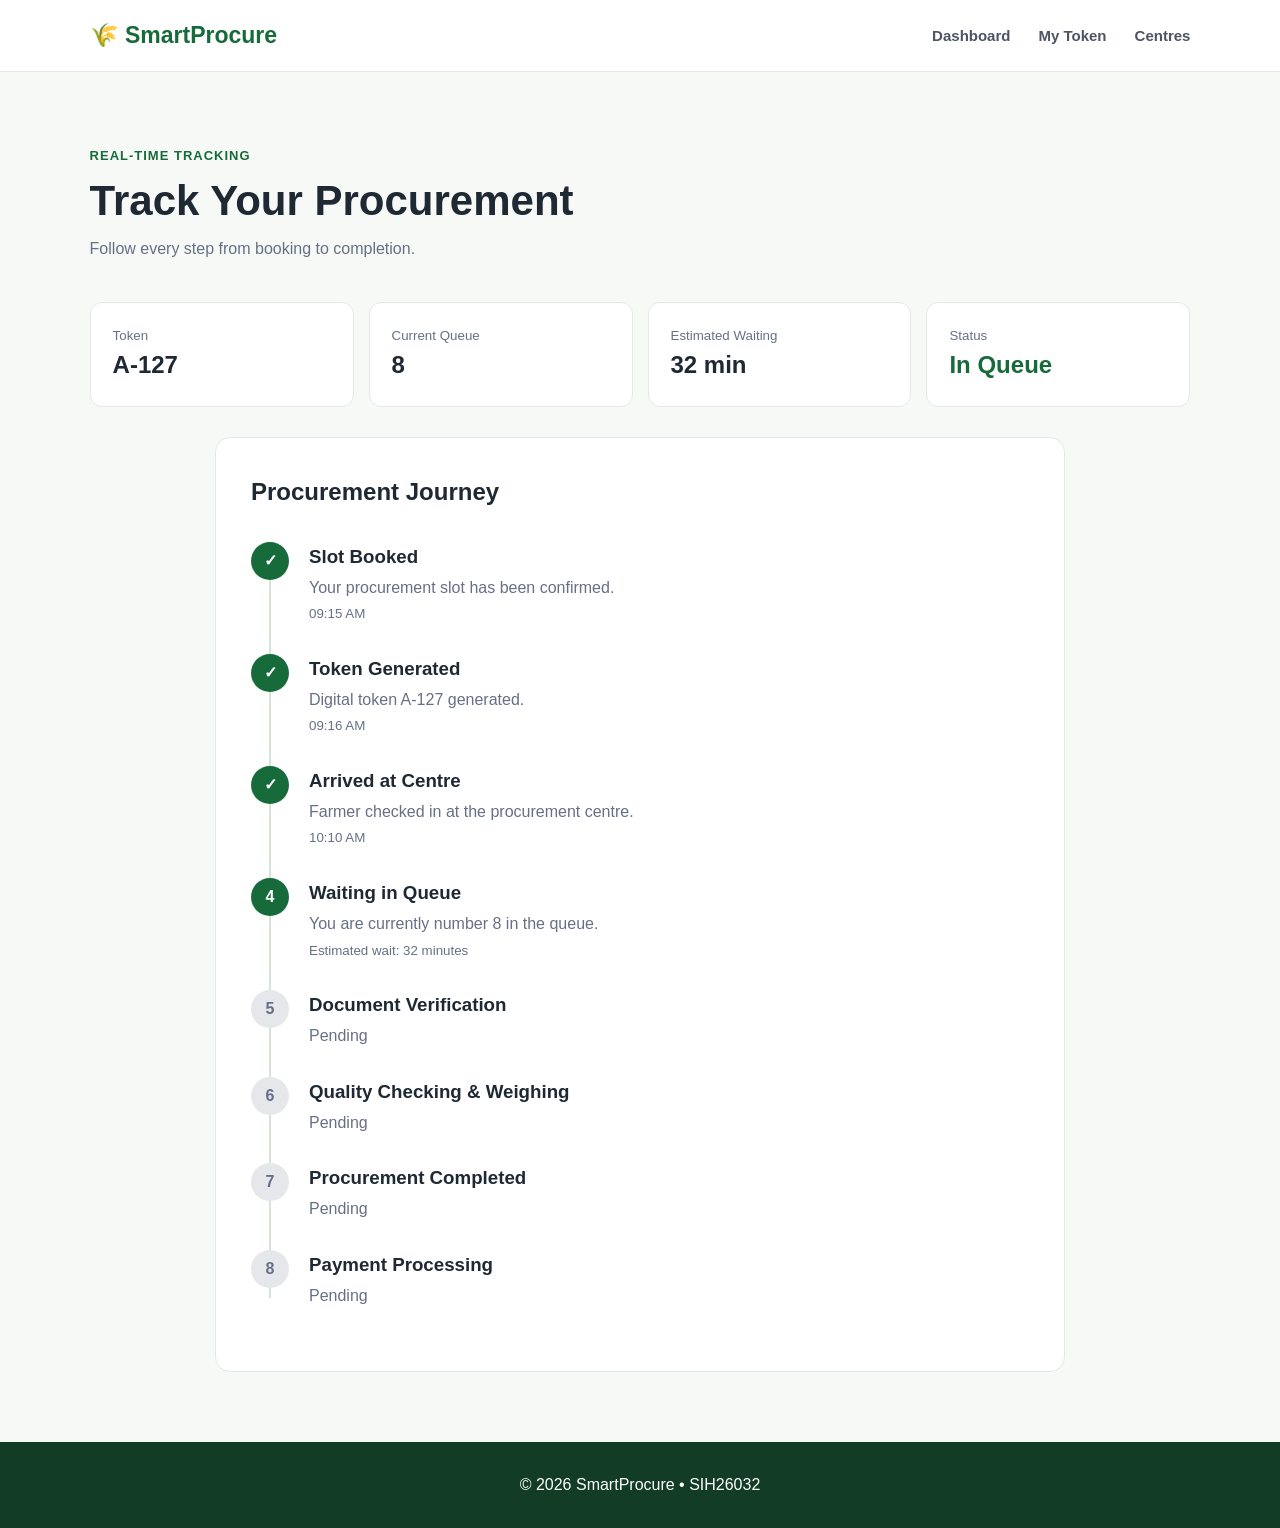
<file: tracking.html>
<!DOCTYPE html>
<html lang="en">
<head>
    <meta charset="UTF-8">
    <meta name="viewport" content="width=device-width, initial-scale=1.0">
    <title>Track Procurement | SmartProcure</title>
    <link rel="stylesheet" href="style.css">
<link rel="stylesheet" href="dashboard.css">
<link rel="stylesheet" href="responsive.css">
</head>

<body>

<header class="navbar">

    <div class="logo">🌾 SmartProcure</div>

    <nav>
        <a href="farmer.html">Dashboard</a>
        <a href="token.html">My Token</a>
        <a href="centre.html">Centres</a>
    </nav>

</header>


<main class="tracking-page">

    <section class="page-heading">

        <span>REAL-TIME TRACKING</span>

        <h1>Track Your Procurement</h1>

        <p>
            Follow every step from booking to completion.
        </p>

    </section>


    <!-- CURRENT STATUS -->

    <section class="tracking-summary">

        <div>

            <small>Token</small>

            <strong>A-127</strong>

        </div>


        <div>

            <small>Current Queue</small>

            <strong>8</strong>

        </div>


        <div>

            <small>Estimated Waiting</small>

            <strong>32 min</strong>

        </div>


        <div>

            <small>Status</small>

            <strong class="green-text">
                In Queue
            </strong>

        </div>

    </section>


    <!-- TIMELINE -->

    <section class="timeline-card">

        <h2>Procurement Journey</h2>


        <div class="timeline">

            <div class="timeline-item completed">

                <div class="timeline-dot">
                    ✓
                </div>

                <div>
                    <h3>Slot Booked</h3>
                    <p>
                        Your procurement slot has been confirmed.
                    </p>
                    <small>09:15 AM</small>
                </div>

            </div>


            <div class="timeline-item completed">

                <div class="timeline-dot">
                    ✓
                </div>

                <div>
                    <h3>Token Generated</h3>
                    <p>
                        Digital token A-127 generated.
                    </p>
                    <small>09:16 AM</small>
                </div>

            </div>


            <div class="timeline-item completed">

                <div class="timeline-dot">
                    ✓
                </div>

                <div>
                    <h3>Arrived at Centre</h3>
                    <p>
                        Farmer checked in at the procurement centre.
                    </p>
                    <small>10:10 AM</small>
                </div>

            </div>


            <div class="timeline-item active">

                <div class="timeline-dot">
                    4
                </div>

                <div>
                    <h3>Waiting in Queue</h3>
                    <p>
                        You are currently number 8 in the queue.
                    </p>
                    <small>Estimated wait: 32 minutes</small>
                </div>

            </div>


            <div class="timeline-item">

                <div class="timeline-dot">
                    5
                </div>

                <div>
                    <h3>Document Verification</h3>
                    <p>
                        Pending
                    </p>
                </div>

            </div>


            <div class="timeline-item">

                <div class="timeline-dot">
                    6
                </div>

                <div>
                    <h3>Quality Checking & Weighing</h3>
                    <p>
                        Pending
                    </p>
                </div>

            </div>


            <div class="timeline-item">

                <div class="timeline-dot">
                    7
                </div>

                <div>
                    <h3>Procurement Completed</h3>
                    <p>
                        Pending
                    </p>
                </div>

            </div>


            <div class="timeline-item">

                <div class="timeline-dot">
                    8
                </div>

                <div>
                    <h3>Payment Processing</h3>
                    <p>
                        Pending
                    </p>
                </div>

            </div>

        </div>

    </section>

</main>


<footer>
    <p>© 2026 SmartProcure • SIH26032</p>
</footer>

</body>
</html>
</file>
<file: style.css>
/* =========================================================
   SMARTPROCURE - GLOBAL STYLES
   SIH26032
========================================================= */


/* -------------------------
   RESET
------------------------- */

* {
    margin: 0;
    padding: 0;
    box-sizing: border-box;
}

html {
    scroll-behavior: smooth;
}

body {
    font-family: Arial, Helvetica, sans-serif;
    background: #f7f9f6;
    color: #1f2933;
    line-height: 1.6;
}

a {
    text-decoration: none;
    color: inherit;
}

button,
input,
select {
    font-family: inherit;
}


/* -------------------------
   NAVBAR
------------------------- */

.navbar,
.dashboard-nav {
    width: 100%;
    min-height: 72px;
    padding: 0 7%;
    display: flex;
    align-items: center;
    justify-content: space-between;
    background: #ffffff;
    border-bottom: 1px solid #e5e7eb;
    position: sticky;
    top: 0;
    z-index: 1000;
}

.logo {
    font-size: 23px;
    font-weight: 800;
    color: #176b3a;
}

.navbar nav,
.dashboard-nav nav {
    display: flex;
    align-items: center;
    gap: 28px;
}

.navbar nav a,
.dashboard-nav nav a {
    font-size: 15px;
    font-weight: 600;
    color: #4b5563;
    transition: 0.2s;
}

.navbar nav a:hover,
.dashboard-nav nav a:hover {
    color: #176b3a;
}

.nav-btn {
    padding: 10px 20px;
    border-radius: 8px;
    background: #176b3a !important;
    color: white !important;
}


/* -------------------------
   BUTTONS
------------------------- */

.btn {
    display: inline-flex;
    align-items: center;
    justify-content: center;
    gap: 8px;
    padding: 13px 22px;
    border-radius: 9px;
    border: 1px solid transparent;
    font-size: 15px;
    font-weight: 700;
    cursor: pointer;
    transition: 0.2s;
}

.primary-btn {
    background: #176b3a;
    color: white;
}

.primary-btn:hover {
    background: #12562f;
    transform: translateY(-1px);
}

.secondary-btn {
    background: white;
    color: #176b3a;
    border-color: #176b3a;
}

.secondary-btn:hover {
    background: #eef7f0;
}

.full-btn {
    width: 100%;
}


/* -------------------------
   BADGES
------------------------- */

.badge {
    display: inline-block;
    padding: 6px 11px;
    border-radius: 20px;
    background: #e8f5eb;
    color: #176b3a;
    font-size: 12px;
    font-weight: 800;
    letter-spacing: 0.5px;
}


/* -------------------------
   HERO
------------------------- */

.hero {
    min-height: 620px;
    padding: 90px 7%;
    display: grid;
    grid-template-columns: 1.3fr 0.7fr;
    gap: 70px;
    align-items: center;
    background:
        linear-gradient(
            135deg,
            #eef8ef,
            #ffffff
        );
}

.hero-content {
    max-width: 720px;
}

.hero-content h1 {
    margin-top: 20px;
    font-size: clamp(42px, 6vw, 72px);
    line-height: 1.05;
    letter-spacing: -2px;
}

.hero-content h1 span {
    color: #176b3a;
}

.hero-content p {
    max-width: 650px;
    margin: 25px 0;
    font-size: 18px;
    color: #667085;
}

.hero-buttons {
    display: flex;
    gap: 15px;
    margin-top: 30px;
}


/* -------------------------
   HERO CARD
------------------------- */

.hero-card {
    padding: 30px;
    border-radius: 20px;
    background: white;
    box-shadow: 0 20px 60px rgba(0, 0, 0, 0.08);
    border: 1px solid #e5e7eb;
}

.card-header {
    display: flex;
    justify-content: space-between;
    font-size: 13px;
    font-weight: 700;
    color: #6b7280;
}

.live {
    color: #176b3a;
}

.hero-card h3 {
    margin-top: 35px;
    font-size: 16px;
    color: #6b7280;
}

.centre-name {
    margin-top: 5px;
    font-size: 24px;
    font-weight: 800;
}

.stats {
    display: grid;
    grid-template-columns: repeat(3, 1fr);
    gap: 10px;
    margin: 30px 0;
}

.stats div {
    padding: 15px 10px;
    text-align: center;
    background: #f7f9f6;
    border-radius: 10px;
}

.stats strong {
    display: block;
    font-size: 18px;
}

.stats small {
    color: #6b7280;
}

.small-btn {
    display: block;
    padding: 13px;
    text-align: center;
    border-radius: 8px;
    background: #176b3a;
    color: white;
    font-weight: 700;
}


/* -------------------------
   SECTIONS
------------------------- */

.features,
.how-section,
.about-section {
    padding: 90px 7%;
}

.section-heading {
    text-align: center;
    margin-bottom: 45px;
}

.section-heading.left {
    text-align: left;
}

.section-heading span,
.page-heading span {
    color: #176b3a;
    font-size: 13px;
    font-weight: 800;
    letter-spacing: 1px;
}

.section-heading h2 {
    margin-top: 8px;
    font-size: 36px;
}


/* -------------------------
   FEATURE GRID
------------------------- */

.feature-grid {
    display: grid;
    grid-template-columns: repeat(4, 1fr);
    gap: 20px;
}

.feature-card {
    padding: 30px;
    background: white;
    border: 1px solid #e5e7eb;
    border-radius: 14px;
    transition: 0.2s;
}

.feature-card:hover {
    transform: translateY(-5px);
    box-shadow: 0 15px 40px rgba(0, 0, 0, 0.07);
}

.feature-icon {
    font-size: 32px;
    margin-bottom: 15px;
}

.feature-card h3 {
    margin-bottom: 10px;
}

.feature-card p {
    color: #667085;
}


/* -------------------------
   STEPS
------------------------- */

.steps {
    display: grid;
    grid-template-columns: repeat(5, 1fr);
    gap: 15px;
}

.step {
    padding: 25px;
    background: white;
    border-radius: 12px;
    border: 1px solid #e5e7eb;
}

.step > span {
    font-size: 13px;
    font-weight: 800;
    color: #176b3a;
}

.step h3 {
    margin: 10px 0;
}

.step p {
    color: #667085;
}


/* -------------------------
   ABOUT
------------------------- */

.about-section {
    background: #eaf5ec;
}

.about-section > div {
    max-width: 800px;
}

.about-section h2 {
    margin: 12px 0 20px;
    font-size: 40px;
    line-height: 1.2;
}

.about-section p {
    color: #667085;
    margin-bottom: 25px;
}


/* -------------------------
   FOOTER
------------------------- */

footer {
    padding: 30px 7%;
    text-align: center;
    background: #123c26;
    color: white;
}


/* -------------------------
   AUTH PAGES
------------------------- */

.auth-page {
    min-height: 100vh;
    background: #f4f7f4;
}

.auth-container {
    min-height: calc(100vh - 140px);
    padding: 60px 20px;
    display: flex;
    align-items: center;
    justify-content: center;
}

.auth-card,
.register-card {
    width: 100%;
    max-width: 500px;
    padding: 40px;
    background: white;
    border-radius: 18px;
    border: 1px solid #e5e7eb;
    box-shadow: 0 15px 50px rgba(0, 0, 0, 0.06);
}

.register-card {
    max-width: 750px;
}

.auth-header {
    text-align: center;
    margin-bottom: 30px;
}

.auth-header h1 {
    margin: 15px 0 5px;
    font-size: 32px;
}

.auth-header p {
    color: #667085;
}


/* -------------------------
   FORMS
------------------------- */

.form-group {
    margin-bottom: 20px;
}

.form-group label {
    display: block;
    margin-bottom: 7px;
    font-size: 14px;
    font-weight: 700;
}

.form-group input,
.form-group select,
.search-box input,
.search-box select {
    width: 100%;
    padding: 13px 14px;
    border: 1px solid #d1d5db;
    border-radius: 8px;
    outline: none;
    background: white;
    font-size: 15px;
}

.form-group input:focus,
.form-group select:focus,
.search-box input:focus,
.search-box select:focus {
    border-color: #176b3a;
    box-shadow: 0 0 0 3px rgba(23, 107, 58, 0.1);
}

.form-row {
    display: grid;
    grid-template-columns: 1fr 1fr;
    gap: 20px;
}

.form-options {
    display: flex;
    justify-content: space-between;
    align-items: center;
    margin-bottom: 20px;
    font-size: 13px;
}

.form-options a,
.auth-footer a,
.dashboard-card a {
    color: #176b3a;
    font-weight: 700;
}

.terms {
    display: flex;
    gap: 8px;
    align-items: center;
    margin-bottom: 20px;
    font-size: 13px;
}

.auth-footer {
    margin-top: 25px;
    text-align: center;
    color: #667085;
}


/* -------------------------
   GENERAL PAGE
------------------------- */

.page-container,
.booking-page,
.tracking-page,
.token-page {
    padding: 70px 7%;
    max-width: 1500px;
    margin: auto;
}

.page-heading {
    margin-bottom: 40px;
}

.page-heading h1 {
    margin-top: 8px;
    font-size: 42px;
    line-height: 1.2;
}

.page-heading p {
    margin-top: 10px;
    color: #667085;
    max-width: 700px;
}


/* -------------------------
   SEARCH
------------------------- */

.search-box {
    display: grid;
    grid-template-columns: 1fr 220px 130px;
    gap: 12px;
    padding: 20px;
    background: white;
    border: 1px solid #e5e7eb;
    border-radius: 12px;
    margin-bottom: 30px;
}


/* -------------------------
   CENTRES
------------------------- */

.centre-grid {
    display: grid;
    grid-template-columns: repeat(3, 1fr);
    gap: 22px;
}

.centre-card {
    padding: 25px;
    background: white;
    border: 1px solid #e5e7eb;
    border-radius: 15px;
}

.centre-card.recommended {
    border: 2px solid #176b3a;
}

.centre-top {
    display: flex;
    justify-content: space-between;
    align-items: center;
    margin-bottom: 20px;
}

.recommended-label {
    color: #176b3a;
    font-size: 12px;
    font-weight: 800;
}

.centre-card h2 {
    font-size: 21px;
}

.centre-card > p {
    margin: 7px 0 20px;
    color: #667085;
}

.centre-stats {
    display: grid;
    grid-template-columns: repeat(2, 1fr);
    gap: 10px;
}

.centre-stats div {
    padding: 12px;
    background: #f7f9f6;
    border-radius: 8px;
}

.centre-stats strong,
.centre-stats small {
    display: block;
}

.centre-stats small {
    color: #6b7280;
}

.progress {
    height: 8px;
    background: #e5e7eb;
    border-radius: 20px;
    overflow: hidden;
    margin: 20px 0 10px;
}

.progress div {
    height: 100%;
    background: #176b3a;
}

.centre-note {
    font-size: 13px;
}


/* -------------------------
   STATUS
------------------------- */

.status {
    display: inline-block;
    padding: 5px 9px;
    border-radius: 20px;
    background: #eef2f4;
    color: #475467;
    font-size: 11px;
    font-weight: 800;
}

.status.success {
    background: #e7f6eb;
    color: #176b3a;
}

.status.warning {
    background: #fff4d6;
    color: #996b00;
}


/* -------------------------
   BOOKING
------------------------- */

.booking-layout {
    display: grid;
    grid-template-columns: 0.8fr 1.2fr;
    gap: 25px;
}

.card {
    padding: 30px;
    background: white;
    border: 1px solid #e5e7eb;
    border-radius: 15px;
}

.muted {
    color: #667085;
    margin: 5px 0 25px;
}

.recommendation-panel {
    border: 2px solid #176b3a;
}

.recommendation-panel:not(.show) {
    opacity: 0.75;
}

.recommendation-main {
    padding: 20px;
    margin: 20px 0;
    background: #eef7f0;
    border-radius: 10px;
}

.recommendation-main h3 {
    font-size: 23px;
}

.recommendation-stats {
    display: grid;
    grid-template-columns: repeat(3, 1fr);
    gap: 12px;
    margin: 20px 0;
}

.recommendation-stats div {
    padding: 15px;
    text-align: center;
    background: #f7f9f6;
    border-radius: 9px;
}

.recommendation-stats strong,
.recommendation-stats small {
    display: block;
}

.recommendation-reasons {
    margin: 25px 0;
}

.recommendation-reasons p {
    margin: 7px 0;
    color: #176b3a;
}


/* -------------------------
   TOKEN
------------------------- */

.token-header {
    text-align: center;
    margin-bottom: 35px;
}

.token-header span {
    color: #176b3a;
    font-size: 13px;
    font-weight: 800;
}

.token-header h1 {
    margin: 10px 0;
    font-size: 42px;
}

.token-header p {
    color: #667085;
}

.token-card {
    max-width: 700px;
    margin: auto;
    padding: 35px;
    background: white;
    border: 1px solid #dce4dd;
    border-radius: 20px;
    box-shadow: 0 15px 50px rgba(0, 0, 0, 0.07);
}

.token-top {
    display: flex;
    justify-content: space-between;
    font-size: 13px;
    font-weight: 800;
}

.token-number {
    margin: 40px 0;
    padding: 30px;
    text-align: center;
    background: #eef7f0;
    border-radius: 15px;
}

.token-number small,
.token-number strong {
    display: block;
}

.token-number small {
    color: #667085;
    font-weight: 700;
}

.token-number strong {
    margin-top: 5px;
    font-size: 65px;
    letter-spacing: 5px;
    color: #176b3a;
}

.token-details {
    display: grid;
    grid-template-columns: 1fr 1fr;
    gap: 20px;
}

.token-details small,
.token-details strong {
    display: block;
}

.token-details small {
    color: #667085;
}

.queue-highlight {
    display: grid;
    grid-template-columns: 1fr 1fr;
    margin: 30px 0;
    padding: 20px;
    background: #f7f9f6;
    border-radius: 12px;
    text-align: center;
}

.queue-highlight small,
.queue-highlight strong {
    display: block;
}

.queue-highlight strong {
    font-size: 28px;
    color: #176b3a;
}

.token-actions {
    display: flex;
    gap: 12px;
}

.token-actions .btn {
    flex: 1;
}


/* -------------------------
   TRACKING
------------------------- */

.tracking-summary {
    display: grid;
    grid-template-columns: repeat(4, 1fr);
    gap: 15px;
    margin-bottom: 30px;
}

.tracking-summary > div {
    padding: 22px;
    background: white;
    border: 1px solid #e5e7eb;
    border-radius: 12px;
}

.tracking-summary small,
.tracking-summary strong {
    display: block;
}

.tracking-summary small {
    color: #667085;
}

.tracking-summary strong {
    font-size: 24px;
}

.green-text {
    color: #176b3a;
}

.timeline-card {
    max-width: 850px;
    margin: auto;
    padding: 35px;
    background: white;
    border: 1px solid #e5e7eb;
    border-radius: 15px;
}

.timeline-card h2 {
    margin-bottom: 30px;
}

.timeline {
    position: relative;
}

.timeline::before {
    content: "";
    position: absolute;
    left: 18px;
    top: 10px;
    bottom: 10px;
    width: 2px;
    background: #d8e4da;
}

.timeline-item {
    position: relative;
    display: flex;
    gap: 20px;
    margin-bottom: 28px;
}

.timeline-dot {
    position: relative;
    z-index: 2;
    min-width: 38px;
    width: 38px;
    height: 38px;
    display: flex;
    align-items: center;
    justify-content: center;
    border-radius: 50%;
    background: #e5e7eb;
    color: #667085;
    font-weight: 800;
}

.timeline-item.completed .timeline-dot,
.timeline-item.active .timeline-dot {
    background: #176b3a;
    color: white;
}

.timeline-item h3 {
    margin-bottom: 3px;
}

.timeline-item p,
.timeline-item small {
    color: #667085;
}


/* -------------------------
   PRINT
------------------------- */

@media print {

    .navbar,
    .dashboard-nav,
    footer,
    .token-actions {
        display: none;
    }

    .token-card {
        box-shadow: none;
        border: 1px solid #000;
    }
}
</file>
<file: dashboard.css>
/* =========================================================
   SMARTPROCURE - DASHBOARD STYLES
========================================================= */


/* -------------------------
   DASHBOARD LAYOUT
------------------------- */

.dashboard {
    max-width: 1500px;
    margin: auto;
    padding: 50px 7%;
}

.dashboard-heading {
    display: flex;
    justify-content: space-between;
    align-items: center;
    gap: 30px;
    margin-bottom: 35px;
}

.dashboard-heading > div > span {
    color: #176b3a;
    font-size: 12px;
    font-weight: 800;
    letter-spacing: 1px;
}

.dashboard-heading h1 {
    margin: 7px 0;
    font-size: 36px;
}

.dashboard-heading p {
    color: #667085;
}


/* -------------------------
   DASHBOARD STATS
------------------------- */

.dashboard-stats {
    display: grid;
    grid-template-columns: repeat(4, 1fr);
    gap: 18px;
    margin-bottom: 25px;
}

.stat-card {
    padding: 24px;
    background: white;
    border: 1px solid #e5e7eb;
    border-radius: 14px;
}

.stat-card span,
.stat-card strong,
.stat-card small {
    display: block;
}

.stat-card span {
    color: #667085;
    font-size: 13px;
    font-weight: 600;
}

.stat-card strong {
    margin: 5px 0;
    font-size: 28px;
    color: #176b3a;
}

.stat-card small {
    color: #98a2b3;
}


/* -------------------------
   DASHBOARD GRID
------------------------- */

.dashboard-grid {
    display: grid;
    grid-template-columns: 1.4fr 0.6fr;
    gap: 20px;
    margin-bottom: 30px;
}

.dashboard-card {
    padding: 28px;
    background: white;
    border: 1px solid #e5e7eb;
    border-radius: 14px;
}

.large-card {
    min-height: 250px;
}

.dashboard-card > span {
    color: #176b3a;
    font-size: 12px;
    font-weight: 800;
    letter-spacing: 0.7px;
}

.card-title {
    display: flex;
    align-items: center;
    justify-content: space-between;
    gap: 20px;
    margin-bottom: 25px;
}

.card-title h2 {
    margin-top: 5px;
    font-size: 23px;
}


/* -------------------------
   BOOKING DETAILS
------------------------- */

.booking-details {
    display: grid;
    grid-template-columns: repeat(4, 1fr);
    gap: 15px;
    margin: 25px 0;
}

.booking-details div {
    padding: 15px;
    background: #f7f9f6;
    border-radius: 9px;
}

.booking-details small,
.booking-details strong {
    display: block;
}

.booking-details small {
    color: #667085;
}

.booking-details strong {
    margin-top: 4px;
}


/* -------------------------
   CARD ACTIONS
------------------------- */

.card-actions {
    display: flex;
    gap: 10px;
}


/* -------------------------
   RECOMMENDATION
------------------------- */

.recommendation {
    margin: 20px 0;
    padding: 20px;
    background: #eef7f0;
    border-radius: 12px;
}

.recommendation h3 {
    margin-bottom: 8px;
}

.recommendation p {
    color: #667085;
    font-size: 14px;
}

.recommendation-score {
    margin-top: 15px;
    color: #176b3a;
    font-weight: 800;
}


/* -------------------------
   QUICK ACTIONS
------------------------- */

.quick-actions {
    display: grid;
    grid-template-columns: repeat(4, 1fr);
    gap: 18px;
}

.quick-actions a {
    display: flex;
    flex-direction: column;
    gap: 5px;
    padding: 25px;
    background: white;
    border: 1px solid #e5e7eb;
    border-radius: 12px;
    transition: 0.2s;
}

.quick-actions a:hover {
    border-color: #176b3a;
    transform: translateY(-3px);
}

.quick-actions a:first-child {
    font-size: 25px;
}

.quick-actions strong {
    font-size: 16px;
}

.quick-actions span {
    color: #667085;
    font-size: 13px;
}


/* -------------------------
   OFFICER DASHBOARD
------------------------- */

.farmer-processing {
    display: grid;
    grid-template-columns: repeat(3, 1fr);
    gap: 15px;
    margin: 30px 0;
}

.farmer-processing div {
    padding: 18px;
    background: #f7f9f6;
    border-radius: 10px;
}

.farmer-processing small,
.farmer-processing strong {
    display: block;
}

.farmer-processing small {
    color: #667085;
}


/* -------------------------
   MINI QUEUE
------------------------- */

.mini-queue {
    margin: 20px 0;
}

.mini-queue div {
    display: flex;
    justify-content: space-between;
    gap: 15px;
    padding: 13px 0;
    border-bottom: 1px solid #edf0ed;
}

.mini-queue strong {
    color: #176b3a;
}

.mini-queue span {
    color: #667085;
    font-size: 12px;
}


/* -------------------------
   TABLE
------------------------- */

.table-container {
    width: 100%;
    overflow-x: auto;
}

table {
    width: 100%;
    border-collapse: collapse;
    margin-top: 15px;
}

th,
td {
    padding: 15px;
    text-align: left;
    border-bottom: 1px solid #edf0ed;
    white-space: nowrap;
}

th {
    color: #667085;
    font-size: 12px;
    text-transform: uppercase;
}

td {
    font-size: 14px;
}


/* -------------------------
   CENTRE CONTROLS
------------------------- */

.centre-controls {
    display: flex;
    gap: 12px;
    margin-top: 25px;
}
</file>
<file: responsive.css>
/* =========================================================
   SMARTPROCURE - RESPONSIVE DESIGN
========================================================= */


/* -------------------------
   TABLET
------------------------- */

@media (max-width: 1100px) {

    .navbar,
    .dashboard-nav {
        padding: 0 4%;
    }

    .hero {
        padding: 70px 5%;
        grid-template-columns: 1fr;
    }

    .hero-card {
        max-width: 600px;
    }

    .feature-grid {
        grid-template-columns: repeat(2, 1fr);
    }

    .steps {
        grid-template-columns: repeat(2, 1fr);
    }

    .centre-grid {
        grid-template-columns: repeat(2, 1fr);
    }

    .dashboard-stats {
        grid-template-columns: repeat(2, 1fr);
    }

    .dashboard-grid {
        grid-template-columns: 1fr;
    }

    .quick-actions {
        grid-template-columns: repeat(2, 1fr);
    }

    .tracking-summary {
        grid-template-columns: repeat(2, 1fr);
    }

}


/* -------------------------
   MOBILE
------------------------- */

@media (max-width: 700px) {

    /* NAVIGATION */

    .navbar,
    .dashboard-nav {
        min-height: auto;
        padding: 18px 5%;
        flex-direction: column;
        gap: 15px;
    }

    .navbar nav,
    .dashboard-nav nav {
        width: 100%;
        justify-content: center;
        flex-wrap: wrap;
        gap: 12px 18px;
    }

    .navbar nav a,
    .dashboard-nav nav a {
        font-size: 13px;
    }


    /* HERO */

    .hero {
        padding: 55px 5%;
        min-height: auto;
        gap: 40px;
    }

    .hero-content h1 {
        font-size: 42px;
        letter-spacing: -1px;
    }

    .hero-content p {
        font-size: 16px;
    }

    .hero-buttons {
        flex-direction: column;
    }

    .hero-buttons .btn {
        width: 100%;
    }


    /* SECTIONS */

    .features,
    .how-section,
    .about-section {
        padding: 60px 5%;
    }

    .section-heading h2 {
        font-size: 28px;
    }


    /* FEATURES */

    .feature-grid {
        grid-template-columns: 1fr;
    }


    /* STEPS */

    .steps {
        grid-template-columns: 1fr;
    }


    /* ABOUT */

    .about-section h2 {
        font-size: 30px;
    }


    /* AUTH */

    .auth-container {
        padding: 35px 15px;
    }

    .auth-card,
    .register-card {
        padding: 25px;
    }


    /* FORMS */

    .form-row {
        grid-template-columns: 1fr;
        gap: 0;
    }


    /* GENERAL PAGE */

    .page-container,
    .booking-page,
    .tracking-page,
    .token-page {
        padding: 45px 5%;
    }

    .page-heading h1 {
        font-size: 32px;
    }


    /* SEARCH */

    .search-box {
        grid-template-columns: 1fr;
    }


    /* CENTRES */

    .centre-grid {
        grid-template-columns: 1fr;
    }


    /* BOOKING */

    .booking-layout {
        grid-template-columns: 1fr;
    }

    .recommendation-stats {
        grid-template-columns: 1fr;
    }


    /* TOKEN */

    .token-card {
        padding: 22px;
    }

    .token-number {
        margin: 25px 0;
        padding: 25px;
    }

    .token-number strong {
        font-size: 48px;
    }

    .token-details {
        grid-template-columns: 1fr;
    }

    .queue-highlight {
        grid-template-columns: 1fr;
        gap: 15px;
    }

    .token-actions {
        flex-direction: column;
    }


    /* TRACKING */

    .tracking-summary {
        grid-template-columns: 1fr;
    }

    .timeline-card {
        padding: 22px;
    }


    /* DASHBOARD */

    .dashboard {
        padding: 35px 5%;
    }

    .dashboard-heading {
        flex-direction: column;
        align-items: flex-start;
    }

    .dashboard-heading h1 {
        font-size: 30px;
    }

    .dashboard-heading .btn {
        width: 100%;
    }

    .dashboard-stats {
        grid-template-columns: 1fr;
    }

    .booking-details {
        grid-template-columns: 1fr 1fr;
    }

    .quick-actions {
        grid-template-columns: 1fr;
    }

    .farmer-processing {
        grid-template-columns: 1fr;
    }

    .centre-controls {
        flex-direction: column;
    }

    .centre-controls .btn {
        width: 100%;
    }

}


/* -------------------------
   SMALL MOBILE
------------------------- */

@media (max-width: 420px) {

    .hero-content h1 {
        font-size: 36px;
    }

    .hero-card {
        padding: 22px;
    }

    .stats {
        grid-template-columns: 1fr;
    }

    .booking-details {
        grid-template-columns: 1fr;
    }

    .card-actions {
        flex-direction: column;
    }

    .card-actions .btn {
        width: 100%;
    }

}
</file>
